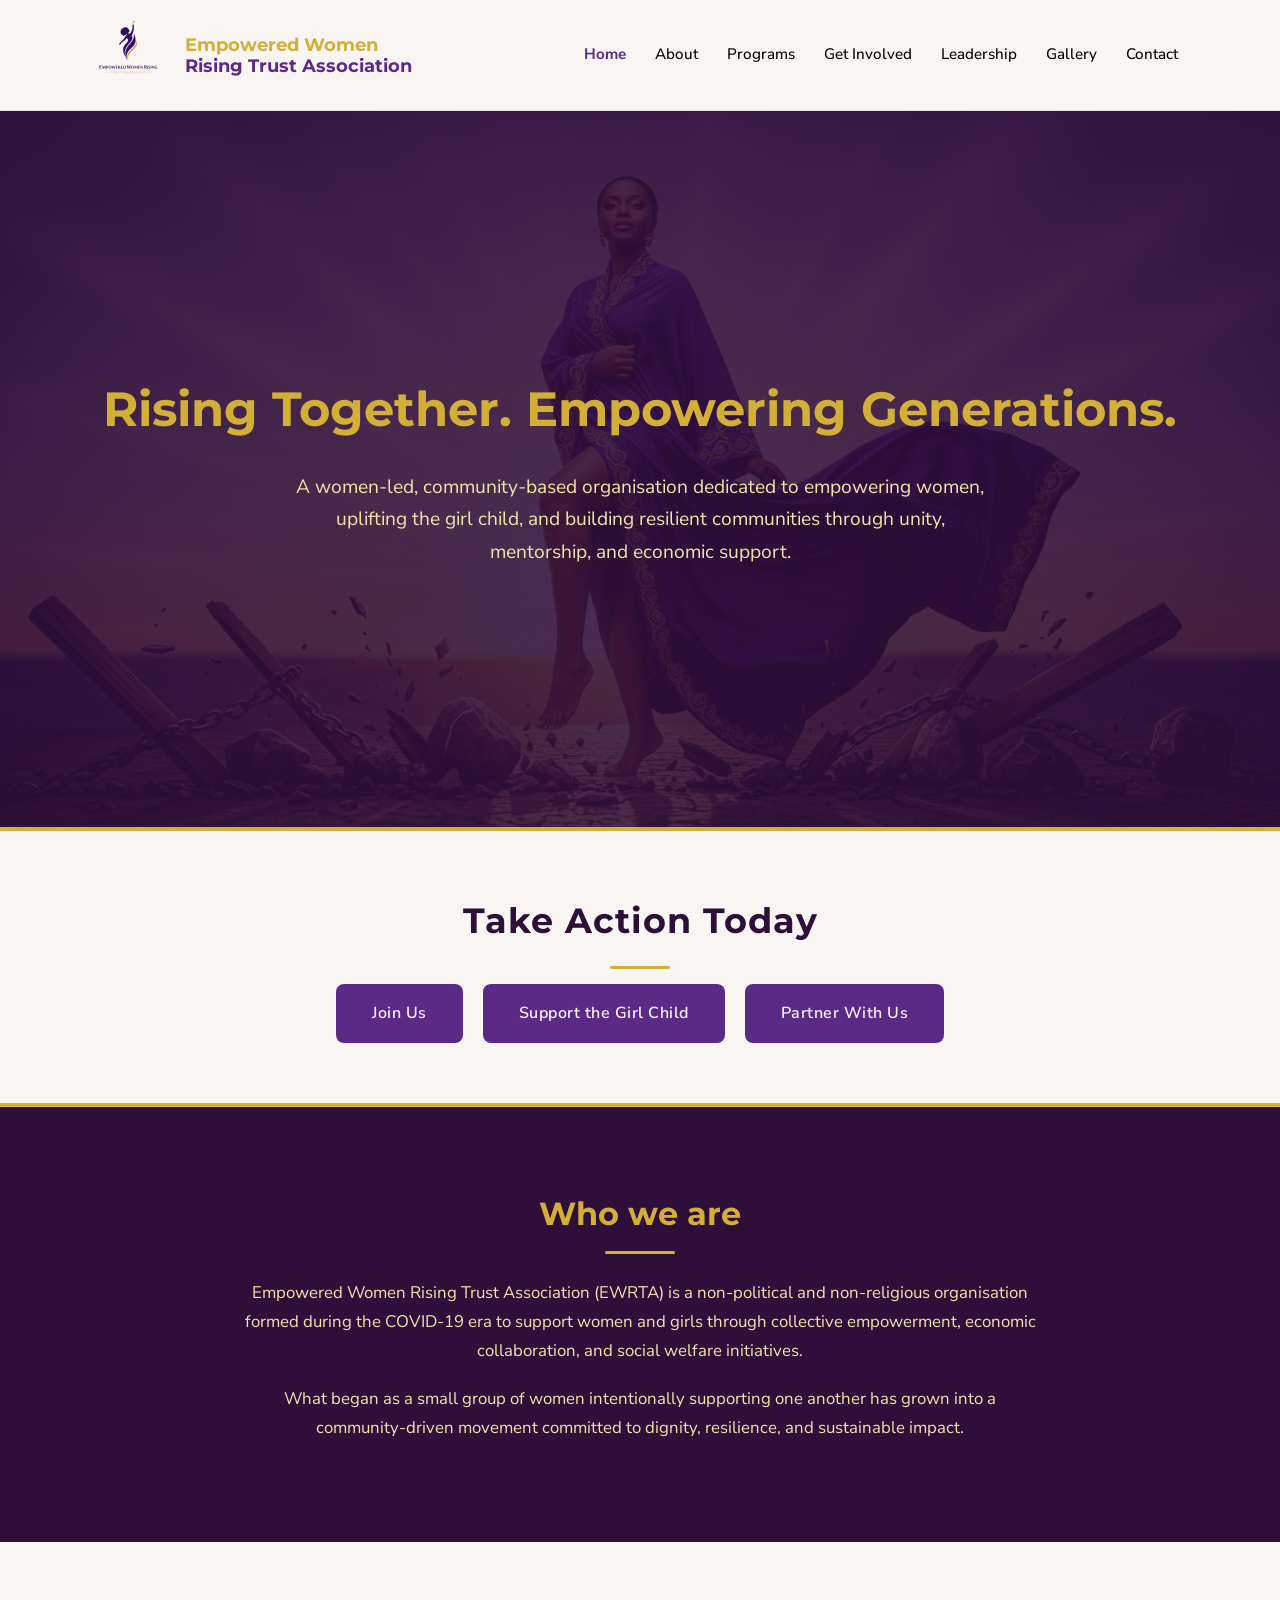
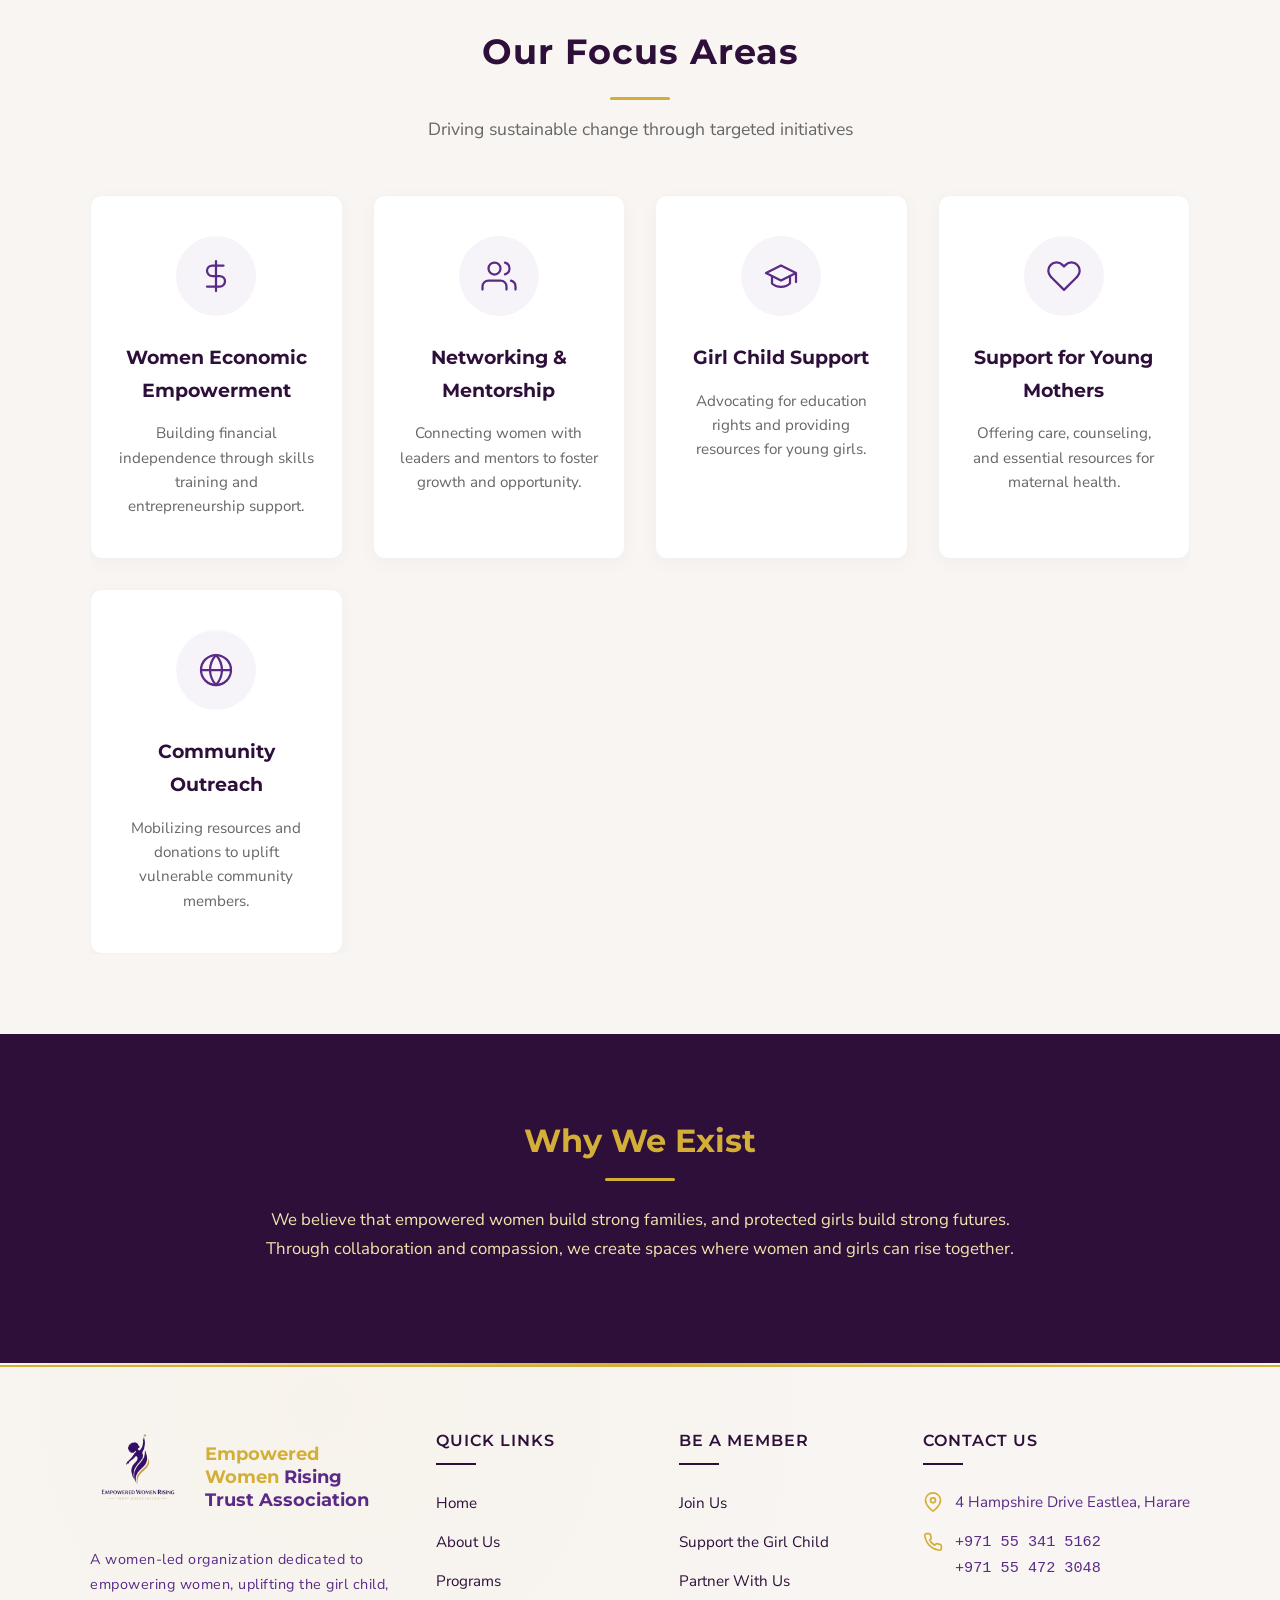
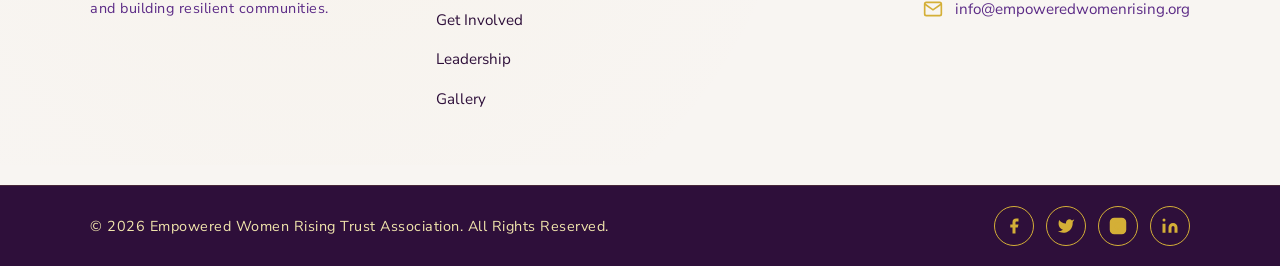
<file: index.html>
<!DOCTYPE html>
<html lang="en">
  <head>
    <meta charset="UTF-8" />
    <meta name="viewport" content="width=device-width, initial-scale=1.0" />
    <title>EWRTA | Home</title>
    <link rel="stylesheet" href="./css/style.css" />
    <link rel="preconnect" href="https://fonts.googleapis.com" />
    <link rel="preconnect" href="https://fonts.gstatic.com" crossorigin />
    <link
      href="https://fonts.googleapis.com/css2?family=Manrope:wght@200..800&family=Montserrat:ital,wght@0,100..900;1,100..900&family=Noto+Sans:ital,wght@0,100..900;1,100..900&family=Nunito+Sans:ital,opsz,wght@0,6..12,200..1000;1,6..12,200..1000&display=swap"
      rel="stylesheet"
    />
  </head>
  <body>
    <header>
      <div class="container">
        <div class="header-left">
          <img class="logo" src="./img/ewrta.png" alt="EWRTA Logo" />
          <div id="branding">
            <h1><span class="highlight">Empowered Women</span></h1>
            <h1>Rising Trust Association</h1>
          </div>
        </div>
        <input type="checkbox" id="nav-toggle" class="nav-toggle" />
        <label for="nav-toggle" class="menu-icon" aria-label="Toggle Menu">
          <span></span><span></span><span></span>
        </label>
        <nav>
          <ul>
            <li class="current"><a href="./index.html">Home</a></li>
            <li><a href="./about.html">About</a></li>
            <li><a href="./programs&initiatives.html">Programs</a></li>
            <li><a href="./get-involved.html">Get Involved</a></li>
            <li><a href="./leadership.html">Leadership</a></li>
            <li><a href="./gallery.html">Gallery</a></li>
            <li><a href="./contact.html">Contact</a></li>
          </ul>
        </nav>
      </div>
    </header>

    <section id="showcase">
      <div class="container">
        <h1>Rising Together. Empowering Generations.</h1>
        <p>
          A women-led, community-based organisation dedicated to empowering
          women, uplifting the girl child, and building resilient communities
          through unity, mentorship, and economic support.
        </p>
      </div>
    </section>

    <section id="cta-buttons">
      <div class="container">
        <h2 class="section-title">Take Action Today</h2>
        <div class="button-group">
          <a href="#" class="btn btn-purple">Join Us</a>
          <a href="#" class="btn btn-purple">Support the Girl Child</a>
          <a href="#" class="btn btn-purple">Partner With Us</a>
        </div>
      </div>
    </section>

    <section id="whoweare">
      <div class="container">
        <h3>Who we are</h3>
        <p>
          Empowered Women Rising Trust Association (EWRTA) is a non-political
          and non-religious organisation formed during the COVID-19 era to
          support women and girls through collective empowerment, economic
          collaboration, and social welfare initiatives.
        </p>
        <p>
          What began as a small group of women intentionally supporting one
          another has grown into a community-driven movement committed to
          dignity, resilience, and sustainable impact.
        </p>
      </div>
    </section>

    <section id="focus-areas" class="focus-section">
      <div class="container">
        <div class="section-header">
          <h3 class="section-title">Our Focus Areas</h3>
          <p class="section-subtitle">
            Driving sustainable change through targeted initiatives
          </p>
        </div>
        <div class="focus-grid">
          <article class="focus-card">
            <div class="focus-card__icon-box">
              <svg
                class="focus-card__icon"
                viewBox="0 0 24 24"
                fill="none"
                stroke="currentColor"
                stroke-width="1.5"
                stroke-linecap="round"
                stroke-linejoin="round"
              >
                <path
                  d="M12 2v20M17 5H9.5a3.5 3.5 0 0 0 0 7h5a3.5 3.5 0 0 1 0 7H6"
                />
              </svg>
            </div>
            <h4 class="focus-card__title">Women Economic Empowerment</h4>
            <p class="focus-card__text">
              Building financial independence through skills training and
              entrepreneurship support.
            </p>
          </article>
          <article class="focus-card">
            <div class="focus-card__icon-box">
              <svg
                class="focus-card__icon"
                viewBox="0 0 24 24"
                fill="none"
                stroke="currentColor"
                stroke-width="1.5"
                stroke-linecap="round"
                stroke-linejoin="round"
              >
                <path d="M17 21v-2a4 4 0 0 0-4-4H5a4 4 0 0 0-4 4v2" />
                <circle cx="9" cy="7" r="4" />
                <path d="M23 21v-2a4 4 0 0 0-3-3.87" />
                <path d="M16 3.13a4 4 0 0 1 0 7.75" />
              </svg>
            </div>
            <h4 class="focus-card__title">Networking & Mentorship</h4>
            <p class="focus-card__text">
              Connecting women with leaders and mentors to foster growth and
              opportunity.
            </p>
          </article>
          <article class="focus-card">
            <div class="focus-card__icon-box">
              <svg
                class="focus-card__icon"
                viewBox="0 0 24 24"
                fill="none"
                stroke="currentColor"
                stroke-width="1.5"
                stroke-linecap="round"
                stroke-linejoin="round"
              >
                <path d="M22 10v6M2 10l10-5 10 5-10 5z" />
                <path d="M6 12v5c3 3 9 3 12 0v-5" />
              </svg>
            </div>
            <h4 class="focus-card__title">Girl Child Support</h4>
            <p class="focus-card__text">
              Advocating for education rights and providing resources for young
              girls.
            </p>
          </article>
          <article class="focus-card">
            <div class="focus-card__icon-box">
              <svg
                class="focus-card__icon"
                viewBox="0 0 24 24"
                fill="none"
                stroke="currentColor"
                stroke-width="1.5"
                stroke-linecap="round"
                stroke-linejoin="round"
              >
                <path
                  d="M20.84 4.61a5.5 5.5 0 0 0-7.78 0L12 5.67l-1.06-1.06a5.5 5.5 0 0 0-7.78 7.78l1.06 1.06L12 21.23l7.78-7.78 1.06-1.06a5.5 5.5 0 0 0 0-7.78z"
                />
              </svg>
            </div>
            <h4 class="focus-card__title">Support for Young Mothers</h4>
            <p class="focus-card__text">
              Offering care, counseling, and essential resources for maternal
              health.
            </p>
          </article>
          <article class="focus-card">
            <div class="focus-card__icon-box">
              <svg
                class="focus-card__icon"
                viewBox="0 0 24 24"
                fill="none"
                stroke="currentColor"
                stroke-width="1.5"
                stroke-linecap="round"
                stroke-linejoin="round"
              >
                <circle cx="12" cy="12" r="10" />
                <line x1="2" y1="12" x2="22" y2="12" />
                <path
                  d="M12 2a15.3 15.3 0 0 1 4 10 15.3 15.3 0 0 1-4 10 15.3 15.3 0 0 1-4-10 15.3 15.3 0 0 1 4-10z"
                />
              </svg>
            </div>
            <h4 class="focus-card__title">Community Outreach</h4>
            <p class="focus-card__text">
              Mobilizing resources and donations to uplift vulnerable community
              members.
            </p>
          </article>
        </div>
      </div>
    </section>

    <section id="why-we-exist">
      <div class="container">
        <h3>Why We Exist</h3>
        <p>
          We believe that empowered women build strong families, and protected
          girls build strong futures. Through collaboration and compassion, we
          create spaces where women and girls can rise together.
        </p>
      </div>
    </section>

    <hr class="divider" />

    <footer class="site-footer">
      <div class="footer-top">
        <div class="container footer-grid">
          <!-- About Section -->
          <div class="footer-section footer-about">
            <div class="footer-branding">
              <img class="footer-logo" src="./img/ewrta.png" alt="EWRTA Logo" />
              <h3>
                <span class="emp">Empowered Women</span> Rising Trust
                Association
              </h3>
            </div>
            <p id="footer-description">
              A women-led organization dedicated to empowering women, uplifting
              the girl child, and building resilient communities.
            </p>
          </div>

          <!-- Quick Links -->
          <div class="footer-section">
            <h4 class="footer-heading">Quick Links</h4>
            <ul class="footer-links">
              <li class="current"><a href="./index.html">Home</a></li>
              <li><a href="./about.html">About Us</a></li>
              <li><a href="./programs&initiatives.html">Programs</a></li>
              <li><a href="./get-involved.html">Get Involved</a></li>
              <li><a href="./leadership.html">Leadership</a></li>
              <li><a href="#">Gallery</a></li>
            </ul>
          </div>

          <!-- Initiatives -->
          <div class="footer-section">
            <h4 class="footer-heading">Be A Member</h4>
            <ul class="footer-links">
              <li><a href="#">Join Us</a></li>
              <li><a href="#">Support the Girl Child</a></li>
              <li><a href="#">Partner With Us</a></li>
            </ul>
          </div>

          <!-- Contact Info -->
          <div class="footer-section">
            <h4 class="footer-heading">Contact Us</h4>
            <ul class="footer-contact">
              <li>
                <svg
                  class="contact-icon"
                  viewBox="0 0 24 24"
                  fill="none"
                  stroke="currentColor"
                  stroke-width="2"
                >
                  <path
                    d="M21 10c0 7-9 13-9 13s-9-6-9-13a9 9 0 0 1 18 0z"
                  ></path>
                  <circle cx="12" cy="10" r="3"></circle>
                </svg>
                <span>4 Hampshire Drive Eastlea, Harare</span>
              </li>
              <li>
                <svg
                  class="contact-icon"
                  viewBox="0 0 24 24"
                  fill="none"
                  stroke="currentColor"
                  stroke-width="2"
                >
                  <path
                    d="M22 16.92v3a2 2 0 0 1-2.18 2 19.79 19.79 0 0 1-8.63-3.07 19.5 19.5 0 0 1-6-6 19.79 19.79 0 0 1-3.07-8.67A2 2 0 0 1 4.11 2h3a2 2 0 0 1 2 1.72 12.84 12.84 0 0 0 .7 2.81 2 2 0 0 1-.45 2.11L8.09 9.91a16 16 0 0 0 6 6l1.27-1.27a2 2 0 0 1 2.11-.45 12.84 12.84 0 0 0 2.81.7A2 2 0 0 1 22 16.92z"
                  ></path>
                </svg>
                <span>
                  <pre>+971 55 341 5162</pre>
                  <pre>+971 55 472 3048</pre>
                </span>
              </li>
              <li>
                <svg
                  class="contact-icon"
                  viewBox="0 0 24 24"
                  fill="none"
                  stroke="currentColor"
                  stroke-width="2"
                >
                  <path
                    d="M4 4h16c1.1 0 2 .9 2 2v12c0 1.1-.9 2-2 2H4c-1.1 0-2-.9-2-2V6c0-1.1.9-2 2-2z"
                  ></path>
                  <polyline points="22,6 12,13 2,6"></polyline>
                </svg>
                <span>info@empoweredwomenrising.org</span>
              </li>
            </ul>
          </div>
        </div>
      </div>

      <div class="footer-bottom">
        <div class="container footer-bottom-content">
          <p class="copyright">
            © 2026 Empowered Women Rising Trust Association. All Rights
            Reserved.
          </p>
          <div class="footer-social">
            <a href="#" class="social-link" aria-label="Facebook">
              <svg viewBox="0 0 24 24" fill="currentColor">
                <path
                  d="M18 2h-3a5 5 0 0 0-5 5v3H7v4h3v8h4v-8h3l1-4h-4V7a1 1 0 0 1 1-1h3z"
                ></path>
              </svg>
            </a>
            <a href="#" class="social-link" aria-label="Twitter">
              <svg viewBox="0 0 24 24" fill="currentColor">
                <path
                  d="M23 3a10.9 10.9 0 0 1-3.14 1.53 4.48 4.48 0 0 0-7.86 3v1A10.66 10.66 0 0 1 3 4s-4 9 5 13a11.64 11.64 0 0 1-7 2c9 5 20 0 20-11.5a4.5 4.5 0 0 0-.08-.83A7.72 7.72 0 0 0 23 3z"
                ></path>
              </svg>
            </a>
            <a href="#" class="social-link" aria-label="Instagram">
              <svg
                viewBox="0 0 24 24"
                fill="none"
                stroke="currentColor"
                stroke-width="2"
              >
                <rect x="2" y="2" width="20" height="20" rx="5" ry="5"></rect>
                <path
                  d="M16 11.37A4 4 0 1 1 12.63 8 4 4 0 0 1 16 11.37z"
                ></path>
                <line x1="17.5" y1="6.5" x2="17.51" y2="6.5"></line>
              </svg>
            </a>
            <a href="#" class="social-link" aria-label="LinkedIn">
              <svg viewBox="0 0 24 24" fill="currentColor">
                <path
                  d="M16 8a6 6 0 0 1 6 6v7h-4v-7a2 2 0 0 0-2-2 2 2 0 0 0-2 2v7h-4v-7a6 6 0 0 1 6-6z"
                ></path>
                <rect x="2" y="9" width="4" height="12"></rect>
                <circle cx="4" cy="4" r="2"></circle>
              </svg>
            </a>
          </div>
        </div>
      </div>
    </footer>
  </body>
</html>
</file>
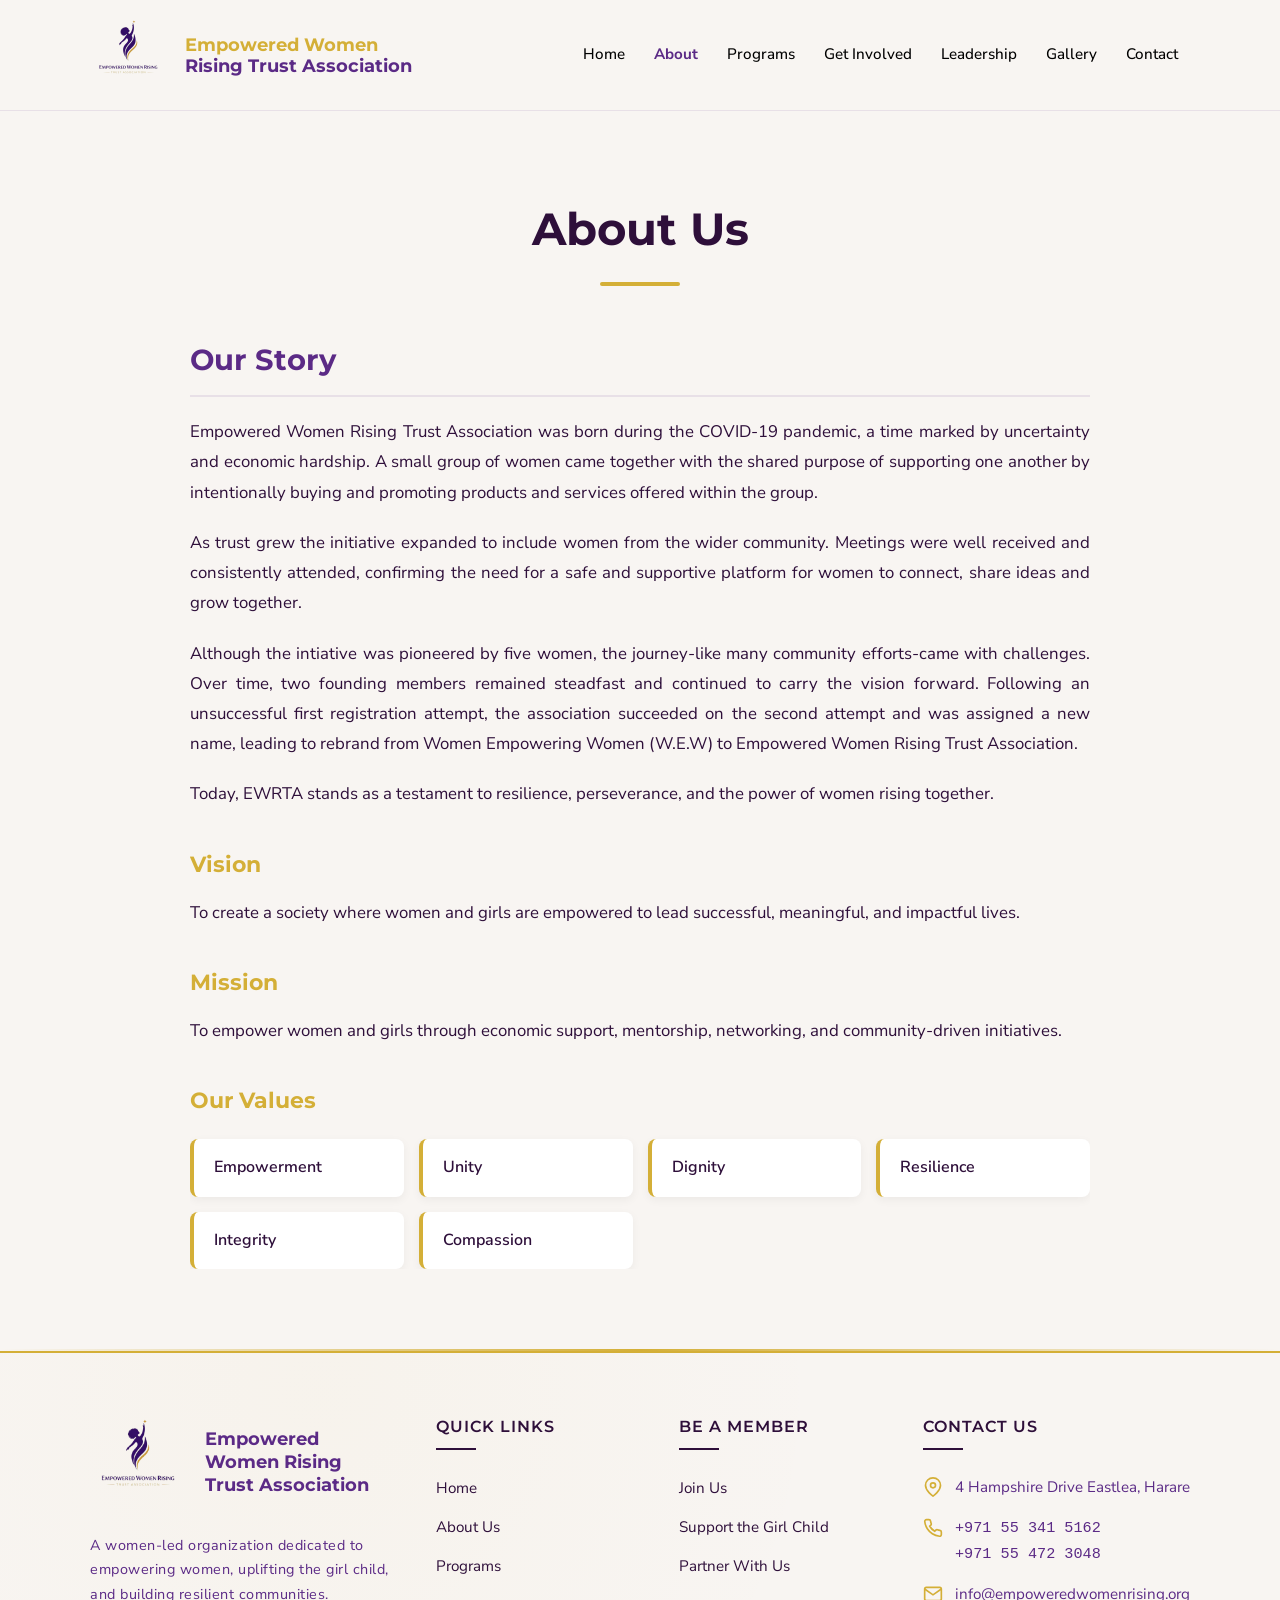
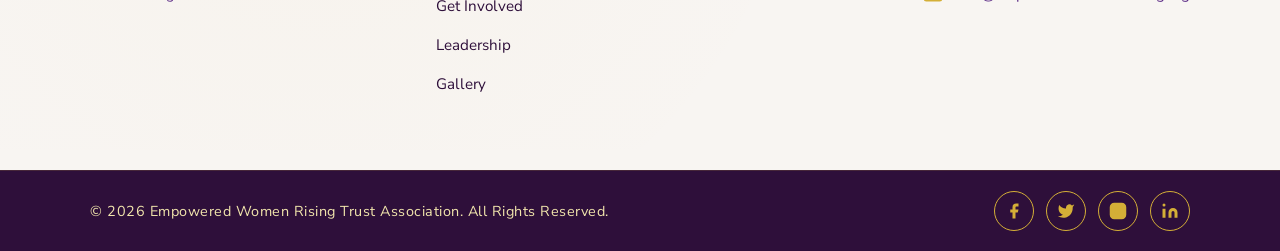
<file: about.html>
<!DOCTYPE html>
<html lang="en">
  <head>
    <meta charset="UTF-8" />
    <meta name="viewport" content="width=device-width, initial-scale=1.0" />
    <title>EWRTA | About</title>
    <link rel="stylesheet" href="./css/style.css" />
    <link rel="preconnect" href="https://fonts.googleapis.com" />
    <link rel="preconnect" href="https://fonts.gstatic.com" crossorigin />
    <link
      href="https://fonts.googleapis.com/css2?family=Manrope:wght@200..800&family=Montserrat:ital,wght@0,100..900;1,100..900&family=Noto+Sans:ital,wght@0,100..900;1,100..900&family=Nunito+Sans:ital,opsz,wght@0,6..12,200..1000;1,6..12,200..1000&display=swap"
      rel="stylesheet"
    />
  </head>
  <body>
    <header>
      <div class="container">
        <div class="header-left">
          <img class="logo" src="./img/ewrta.png" alt="EWRTA Logo" />
          <div id="branding">
            <h1><span class="highlight">Empowered Women</span></h1>
            <h1>Rising Trust Association</h1>
          </div>
        </div>
        <input type="checkbox" id="nav-toggle" class="nav-toggle" />
        <label for="nav-toggle" class="menu-icon" aria-label="Toggle Menu">
          <span></span><span></span><span></span>
        </label>
        <nav>
          <ul>
            <li><a href="./index.html">Home</a></li>
            <li class="current"><a href="./about.html">About</a></li>
            <li><a href="./programs&initiatives.html">Programs</a></li>
            <li><a href="./get-involved.html">Get Involved</a></li>
            <li><a href="./leadership.html">Leadership</a></li>
            <li><a href="#">Gallery</a></li>
            <li><a href="./contact.html">Contact</a></li>
          </ul>
        </nav>
      </div>
    </header>

    <section class="about-section">
      <div class="container">
        <h1>About Us</h1>

        <h2>Our Story</h2>
        <div class="paragraph">
          <p>
            Empowered Women Rising Trust Association was born during the
            COVID-19 pandemic, a time marked by uncertainty and economic
            hardship. A small group of women came together with the shared
            purpose of supporting one another by intentionally buying and
            promoting products and services offered within the group.
          </p>

          <p>
            As trust grew the initiative expanded to include women from the
            wider community. Meetings were well received and consistently
            attended, confirming the need for a safe and supportive platform for
            women to connect, share ideas and grow together.
          </p>
          <p>
            Although the intiative was pioneered by five women, the journey-like
            many community efforts-came with challenges. Over time, two founding
            members remained steadfast and continued to carry the vision
            forward. Following an unsuccessful first registration attempt, the
            association succeeded on the second attempt and was assigned a new
            name, leading to rebrand from Women Empowering Women (W.E.W) to
            Empowered Women Rising Trust Association.
          </p>
          <p>
            Today, EWRTA stands as a testament to resilience, perseverance, and
            the power of women rising together.
          </p>
        </div>
        <h3>Vision</h3>
        <div class="paragraph">
          <p>
            To create a society where women and girls are empowered to lead
            successful, meaningful, and impactful lives.
          </p>
        </div>
        <h3>Mission</h3>
        <div class="paragraph">
          <p>
            To empower women and girls through economic support, mentorship,
            networking, and community-driven initiatives.
          </p>
        </div>
        <h3>Our Values</h3>
        <ul>
          <li>Empowerment</li>
          <li>Unity</li>
          <li>Dignity</li>
          <li>Resilience</li>
          <li>Integrity</li>
          <li>Compassion</li>
        </ul>
      </div>
    </section>

    <hr class="divider" />

    <footer class="site-footer">
      <div class="footer-top">
        <div class="container footer-grid">
          <!-- About Section -->
          <div class="footer-section footer-about">
            <div class="footer-branding">
              <img class="footer-logo" src="./img/ewrta.png" alt="EWRTA Logo" />
              <h3>Empowered Women Rising Trust Association</h3>
            </div>
            <p id="footer-description">
              A women-led organization dedicated to empowering women, uplifting
              the girl child, and building resilient communities.
            </p>
          </div>

          <!-- Quick Links -->
          <div class="footer-section">
            <h4 class="footer-heading">Quick Links</h4>
            <ul class="footer-links">
              <li><a href="./index.html">Home</a></li>
              <li class="current"><a href="./about.html">About Us</a></li>
              <li><a href="./programs&initiatives.html">Programs</a></li>
              <li><a href="./get-involved.html">Get Involved</a></li>
              <li><a href="./leadership.html">Leadership</a></li>
              <li><a href="#">Gallery</a></li>
            </ul>
          </div>

          <!-- Initiatives -->
          <div class="footer-section">
            <h4 class="footer-heading">Be A Member</h4>
            <ul class="footer-links">
              <li><a href="#">Join Us</a></li>
              <li><a href="#">Support the Girl Child</a></li>
              <li><a href="#">Partner With Us</a></li>
            </ul>
          </div>

          <!-- Contact Info -->
          <div class="footer-section">
            <h4 class="footer-heading">Contact Us</h4>
            <ul class="footer-contact">
              <li>
                <svg
                  class="contact-icon"
                  viewBox="0 0 24 24"
                  fill="none"
                  stroke="currentColor"
                  stroke-width="2"
                >
                  <path
                    d="M21 10c0 7-9 13-9 13s-9-6-9-13a9 9 0 0 1 18 0z"
                  ></path>
                  <circle cx="12" cy="10" r="3"></circle>
                </svg>
                <span>4 Hampshire Drive Eastlea, Harare</span>
              </li>
              <li>
                <svg
                  class="contact-icon"
                  viewBox="0 0 24 24"
                  fill="none"
                  stroke="currentColor"
                  stroke-width="2"
                >
                  <path
                    d="M22 16.92v3a2 2 0 0 1-2.18 2 19.79 19.79 0 0 1-8.63-3.07 19.5 19.5 0 0 1-6-6 19.79 19.79 0 0 1-3.07-8.67A2 2 0 0 1 4.11 2h3a2 2 0 0 1 2 1.72 12.84 12.84 0 0 0 .7 2.81 2 2 0 0 1-.45 2.11L8.09 9.91a16 16 0 0 0 6 6l1.27-1.27a2 2 0 0 1 2.11-.45 12.84 12.84 0 0 0 2.81.7A2 2 0 0 1 22 16.92z"
                  ></path>
                </svg>
                <span>
                  <pre>+971 55 341 5162</pre>
                  <pre>+971 55 472 3048</pre>
                </span>
              </li>
              <li>
                <svg
                  class="contact-icon"
                  viewBox="0 0 24 24"
                  fill="none"
                  stroke="currentColor"
                  stroke-width="2"
                >
                  <path
                    d="M4 4h16c1.1 0 2 .9 2 2v12c0 1.1-.9 2-2 2H4c-1.1 0-2-.9-2-2V6c0-1.1.9-2 2-2z"
                  ></path>
                  <polyline points="22,6 12,13 2,6"></polyline>
                </svg>
                <span>info@empoweredwomenrising.org</span>
              </li>
            </ul>
          </div>
        </div>
      </div>

      <div class="footer-bottom">
        <div class="container footer-bottom-content">
          <p class="copyright">
            © 2026 Empowered Women Rising Trust Association. All Rights
            Reserved.
          </p>
          <div class="footer-social">
            <a href="#" class="social-link" aria-label="Facebook">
              <svg viewBox="0 0 24 24" fill="currentColor">
                <path
                  d="M18 2h-3a5 5 0 0 0-5 5v3H7v4h3v8h4v-8h3l1-4h-4V7a1 1 0 0 1 1-1h3z"
                ></path>
              </svg>
            </a>
            <a href="#" class="social-link" aria-label="Twitter">
              <svg viewBox="0 0 24 24" fill="currentColor">
                <path
                  d="M23 3a10.9 10.9 0 0 1-3.14 1.53 4.48 4.48 0 0 0-7.86 3v1A10.66 10.66 0 0 1 3 4s-4 9 5 13a11.64 11.64 0 0 1-7 2c9 5 20 0 20-11.5a4.5 4.5 0 0 0-.08-.83A7.72 7.72 0 0 0 23 3z"
                ></path>
              </svg>
            </a>
            <a href="#" class="social-link" aria-label="Instagram">
              <svg
                viewBox="0 0 24 24"
                fill="none"
                stroke="currentColor"
                stroke-width="2"
              >
                <rect x="2" y="2" width="20" height="20" rx="5" ry="5"></rect>
                <path
                  d="M16 11.37A4 4 0 1 1 12.63 8 4 4 0 0 1 16 11.37z"
                ></path>
                <line x1="17.5" y1="6.5" x2="17.51" y2="6.5"></line>
              </svg>
            </a>
            <a href="#" class="social-link" aria-label="LinkedIn">
              <svg viewBox="0 0 24 24" fill="currentColor">
                <path
                  d="M16 8a6 6 0 0 1 6 6v7h-4v-7a2 2 0 0 0-2-2 2 2 0 0 0-2 2v7h-4v-7a6 6 0 0 1 6-6z"
                ></path>
                <rect x="2" y="9" width="4" height="12"></rect>
                <circle cx="4" cy="4" r="2"></circle>
              </svg>
            </a>
          </div>
        </div>
      </div>
    </footer>
  </body>
</html>
</file>
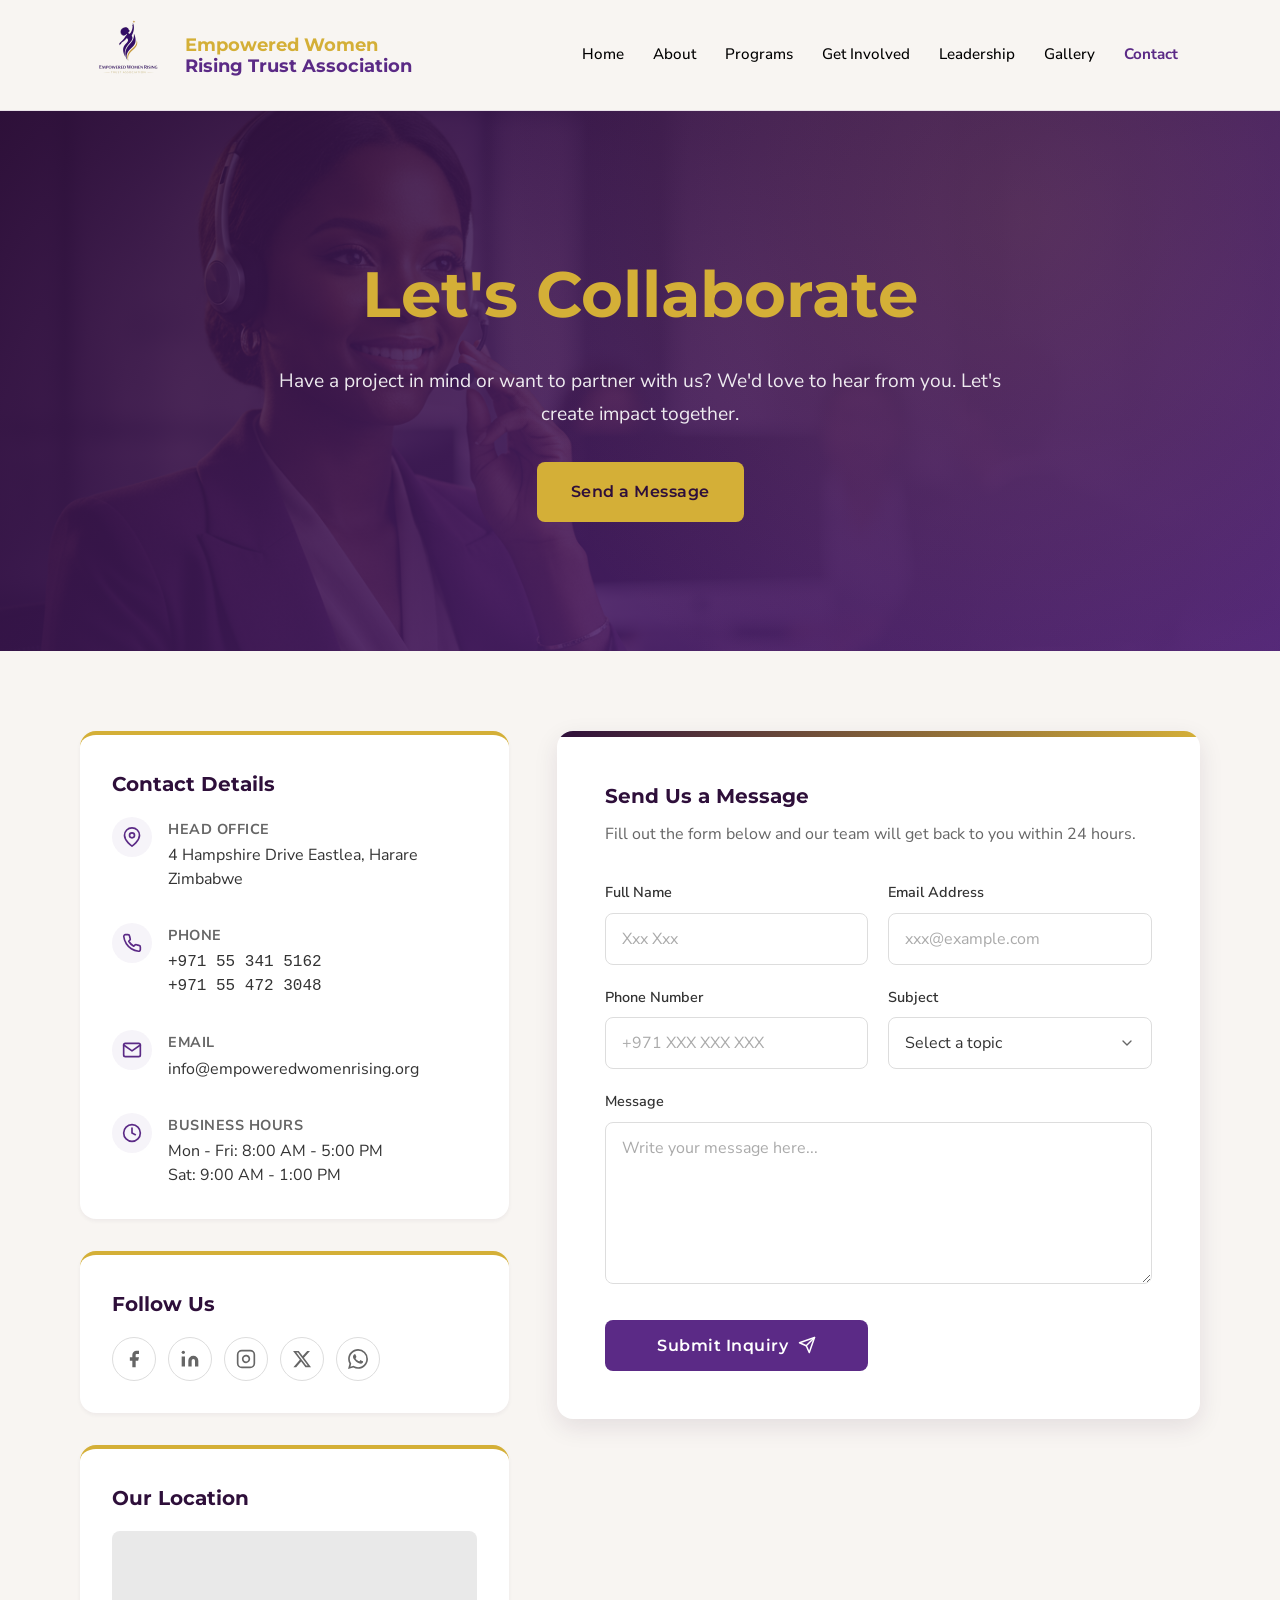
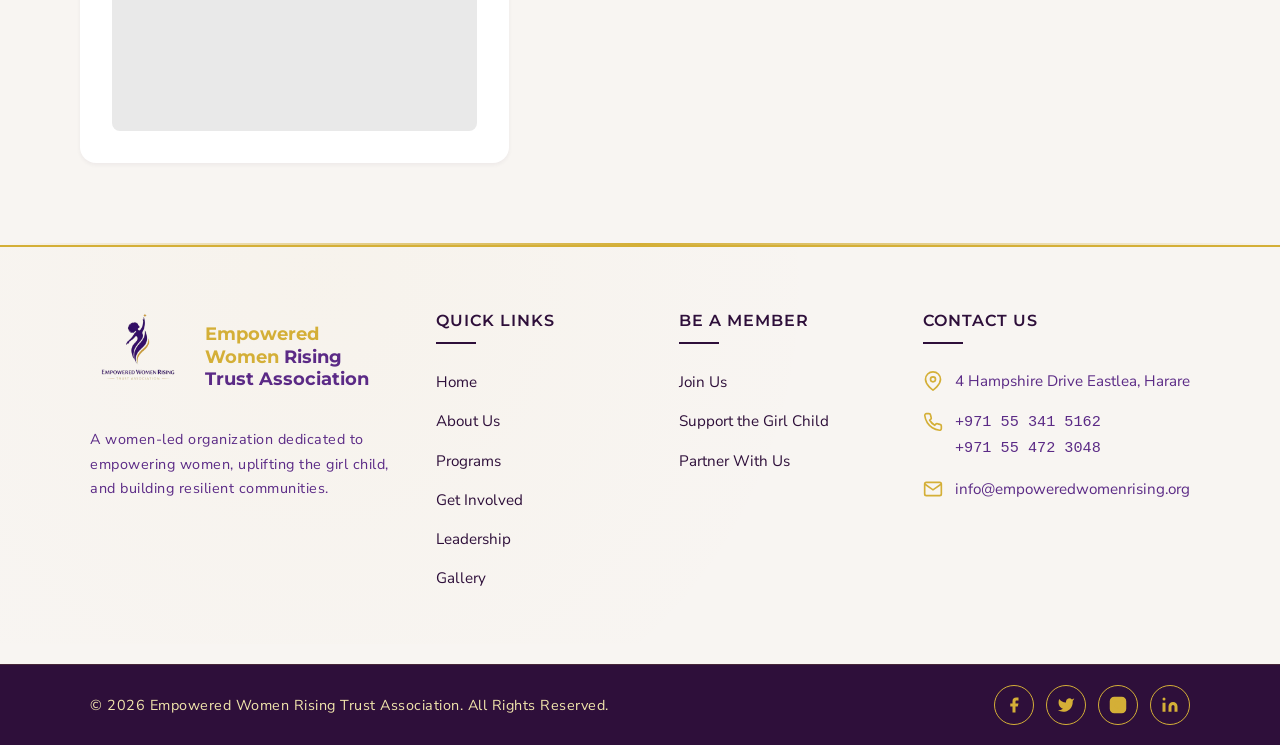
<file: contact.html>
<!DOCTYPE html>
<html lang="en">
  <head>
    <meta charset="UTF-8" />
    <meta name="viewport" content="width=device-width, initial-scale=1.0" />
    <meta
      name="description"
      content="Contact Empowered Women Rising Trust Association. Let's collaborate to empower women and uplift communities."
    />

    <title>EWRTA | Contact Us</title>

    <!-- Fonts -->
    <link rel="preconnect" href="https://fonts.googleapis.com" />
    <link rel="preconnect" href="https://fonts.gstatic.com" crossorigin />
    <link
      href="https://fonts.googleapis.com/css2?family=Manrope:wght@200..800&family=Montserrat:ital,wght@0,100..900;1,100..900&family=Noto+Sans:ital,wght@0,100..900;1,100..900&family=Nunito+Sans:ital,opsz,wght@0,6..12,200..1000;1,6..12,200..1000&display=swap"
      rel="stylesheet"
    />
    <link rel="stylesheet" href="./css/style.css" />

    <style>
      /* =============================================
         CONTACT PAGE STYLES
         Premium Corporate Design
         ============================================= */

      /* --- 1. CSS Variables & Setup --- */
      :root {
        --deep-purple: #2e0f3a;
        --rich-purple: #5b2a86;
        --gold: #d4af37;
        --soft-gold: #f1e5ac;
        --off-white: #f8f5f2;
        --text-dark: #333333;

        /* Typography */
        --font-heading: "Montserrat", sans-serif;
        --font-body: "Nunito Sans", sans-serif;

        /* Spacing */
        --space-xs: 0.5rem;
        --space-sm: 1rem;
        --space-md: 2rem;
        --space-lg: 3rem;
        --space-xl: 5rem;

        /* Effects */
        --radius: 8px;
        --radius-lg: 16px;
        --shadow-sm: 0 2px 4px rgba(46, 15, 58, 0.05);
        --shadow-md: 0 8px 24px rgba(46, 15, 58, 0.1);
        --shadow-lg: 0 15px 40px rgba(46, 15, 58, 0.15);
        --transition: 200ms ease-in-out;
      }

      *,
      *::before,
      *::after {
        box-sizing: border-box;
        margin: 0;
        padding: 0;
      }

      body {
        font-family: "Nunito Sans", sans-serif;
        font-weight: 400;
        background-color: var(--off-white);
        color: var(--text-dark);
        line-height: 1.7;
        -webkit-font-smoothing: antialiased;
      }

      /* --- 2. Utilities --- */
      .container-1 {
        width: 90%;
        max-width: 1200px;
        margin: 0 auto;
        padding: 0 var(--space-sm);
      }

      img {
        max-width: 100%;
        height: auto;
        display: block;
      }

      /* --- 3. Hero Section --- */
      .hero-section {
        background: linear-gradient(
            135deg,
            rgba(46, 15, 58, 0.88) 0%,
            rgba(91, 42, 134, 0.85) 100%
          ),
          url("./img/Generate_a_highresolution_ultrarealistic_hero_bann_b337b7e0be.jpeg")
            center/cover no-repeat;
        color: #fff;
        padding: var(--space-xl) 0;
        text-align: center;
        position: relative;
        overflow: hidden;
        min-height: 60vh;
        display: flex;
        align-items: center;
      }

      /* Decorative subtle pattern */
      .hero-section::before {
        content: "";
        position: absolute;
        top: 0;
        left: 0;
        right: 0;
        bottom: 0;
        background-image: radial-gradient(
          circle at 80% 20%,
          rgba(212, 175, 55, 0.12) 0%,
          transparent 50%
        );
        pointer-events: none;
      }

      .hero-content {
        position: relative;
        z-index: 1;
        max-width: 800px;
      }

      .hero-title {
        font-family: var(--font-heading);
        font-size: clamp(2.5rem, 5vw, 4rem);
        font-weight: 700;
        margin-bottom: var(--space-sm);
        color: var(--gold);
      }

      .hero-subtitle {
        font-size: 1.2rem;
        color: rgba(255, 255, 255, 0.9);
        margin-bottom: var(--space-md);
        line-height: 1.7;
      }

      /* --- 4. Buttons --- */
      .btn {
        display: inline-flex;
        align-items: center;
        justify-content: center;
        padding: 14px 32px;
        font-family: var(--font-heading);
        font-size: 1rem;
        font-weight: 600;
        text-decoration: none;
        border-radius: var(--radius);
        border: 2px solid transparent;
        cursor: pointer;
        transition: all var(--transition);
      }

      .btn-primary {
        background-color: var(--gold);
        color: var(--deep-purple);
      }

      .btn-primary:hover {
        background-color: var(--soft-gold);
        transform: translateY(-3px);
        box-shadow: 0 10px 20px rgba(0, 0, 0, 0.2);
      }

      .btn-submit {
        width: 100%;
        background-color: var(--rich-purple);
        color: white;
        padding: 16px 32px;
        border: none;
        margin-top: var(--space-sm);
      }

      .btn-submit svg {
        width: 18px;
        height: 18px;
        margin-left: 10px;
        transition: transform var(--transition);
      }

      .btn-submit:hover {
        background-color: var(--deep-purple);
      }

      .btn-submit:hover svg {
        transform: translateX(5px);
      }

      .btn:focus {
        outline: 3px solid var(--gold);
        outline-offset: 2px;
      }

      /* --- 5. Main Layout (Grid) --- */
      .main-grid {
        display: grid;
        grid-template-columns: 1fr;
        gap: var(--space-lg);
        padding-top: var(--space-xl);
        padding-bottom: var(--space-xl);
      }

      @media (min-width: 900px) {
        .main-grid {
          grid-template-columns: 1fr 1.5fr;
          align-items: start;
        }
      }

      /* --- 6. Contact Info Sidebar --- */
      .contact-info {
        display: flex;
        flex-direction: column;
        gap: var(--space-md);
      }

      .info-card,
      .social-card,
      .map-container {
        background: #fff;
        padding: var(--space-md);
        border-radius: var(--radius-lg);
        box-shadow: var(--shadow-sm);
        border-top: 4px solid var(--gold);
      }

      h2 {
        font-family: var(--font-heading);
        font-size: 1.25rem;
        color: var(--deep-purple);
        margin-bottom: var(--space-sm);
        font-weight: 700;
      }

      .info-list {
        list-style: none;
      }

      .info-list li {
        display: flex;
        align-items: flex-start;
        margin-bottom: var(--space-md);
      }

      .info-list li:last-child {
        margin-bottom: 0;
      }

      .info-icon {
        flex-shrink: 0;
        width: 40px;
        height: 40px;
        background-color: rgba(91, 42, 134, 0.05);
        border-radius: 50%;
        display: flex;
        align-items: center;
        justify-content: center;
        margin-right: var(--space-sm);
        color: var(--rich-purple);
      }

      .info-icon svg {
        width: 20px;
        height: 20px;
      }

      .info-list h3 {
        font-size: 0.9rem;
        text-transform: uppercase;
        color: #666;
        font-weight: 700;
        letter-spacing: 0.5px;
        margin-bottom: 2px;
      }

      .info-list p,
      .info-list a {
        color: var(--text-dark);
        text-decoration: none;
        font-size: 1rem;
        line-height: 1.5;
      }

      .info-list a:hover {
        color: var(--rich-purple);
      }

      /* Social Icons */
      .social-icons {
        display: flex;
        gap: 12px;
        flex-wrap: wrap;
      }

      .social-link1 {
        width: 44px;
        height: 44px;
        display: flex;
        align-items: center;
        justify-content: center;
        border: 1px solid #ddd;
        border-radius: 50%;
        color: #666;
        transition: all var(--transition);
      }

      .social-link1 svg {
        width: 20px;
        height: 20px;
      }

      .social-link1:hover {
        background-color: var(--rich-purple);
        border-color: var(--rich-purple);
        color: white;
        transform: translateY(-2px);
      }

      /* Map Placeholder */
      .map-placeholder {
        width: 100%;
        height: 200px;
        background-color: #e9e9e9;
        display: flex;
        align-items: center;
        justify-content: center;
        color: #999;
        border-radius: var(--radius);
        margin-top: var(--space-sm);
      }

      /* --- 7. Form Section --- */
      .form-section {
        background: #fff;
        padding: var(--space-lg);
        border-radius: var(--radius-lg);
        box-shadow: var(--shadow-md);
        position: relative;
        overflow: hidden;
      }

      .form-section::before {
        content: "";
        position: absolute;
        top: 0;
        left: 0;
        width: 100%;
        height: 6px;
        background: linear-gradient(90deg, var(--deep-purple), var(--gold));
      }

      .form-header {
        margin-bottom: var(--space-md);
      }

      .form-header h2 {
        margin-bottom: var(--space-xs);
      }

      .form-header p {
        color: #666;
      }

      /* Form Grid */
      .contact-form {
        display: grid;
        grid-template-columns: 1fr;
        gap: 20px;
      }

      @media (min-width: 600px) {
        .contact-form {
          grid-template-columns: 1fr 1fr;
        }
      }

      .form-row {
        display: contents;
      }

      .form-group {
        display: flex;
        flex-direction: column;
      }

      .form-group.full-width {
        grid-column: 1 / -1;
      }

      label {
        font-size: 0.9rem;
        font-weight: 600;
        color: var(--text-dark);
        margin-bottom: 8px;
      }

      input,
      select,
      textarea {
        font-family: var(--font-body);
        font-size: 1rem;
        padding: 14px 16px;
        border: 1px solid #ddd;
        border-radius: var(--radius);
        background-color: #fff;
        color: var(--text-dark);
        transition: border-color var(--transition), box-shadow var(--transition);
      }

      input:focus,
      select:focus,
      textarea:focus {
        outline: none;
        border-color: var(--gold);
        box-shadow: 0 0 0 3px rgba(212, 175, 55, 0.2);
      }

      input::placeholder,
      textarea::placeholder {
        color: #aaa;
      }

      select {
        appearance: none;
        background-image: url("data:image/svg+xml,%3Csvg xmlns='http://www.w3.org/2000/svg' width='24' height='24' viewBox='0 0 24 24' fill='none' stroke='%23666' stroke-width='2' stroke-linecap='round' stroke-linejoin='round'%3E%3Cpolyline points='6 9 12 15 18 9'%3E%3C/polyline%3E%3C/svg%3E");
        background-repeat: no-repeat;
        background-position: right 1rem center;
        background-size: 1rem;
      }

      textarea {
        resize: vertical;
        min-height: 120px;
      }
    </style>
  </head>
  <body>
    <!-- Hero Section -->

    <header>
      <div class="container">
        <div class="header-left">
          <img class="logo" src="./img/ewrta.png" alt="EWRTA Logo" />
          <div id="branding">
            <h1><span class="highlight">Empowered Women</span></h1>
            <h1>Rising Trust Association</h1>
          </div>
        </div>
        <input type="checkbox" id="nav-toggle" class="nav-toggle" />
        <label for="nav-toggle" class="menu-icon" aria-label="Toggle Menu">
          <span></span><span></span><span></span>
        </label>
        <nav>
          <ul>
            <li><a href="./index.html">Home</a></li>
            <li><a href="./about.html">About</a></li>
            <li><a href="./programs&initiatives.html">Programs</a></li>
            <li><a href="./get-involved.html">Get Involved</a></li>
            <li><a href="./leadership.html">Leadership</a></li>
            <li><a href="#">Gallery</a></li>
            <li class="current"><a href="./contact.html">Contact</a></li>
          </ul>
        </nav>
      </div>
    </header>

    <section class="hero-section">
      <div class="container-1 hero-content">
        <h1 class="hero-title">Let's Collaborate</h1>
        <p class="hero-subtitle">
          Have a project in mind or want to partner with us? We'd love to hear
          from you. Let's create impact together.
        </p>
        <a href="#contact-form" class="btn btn-primary">Send a Message</a>
      </div>
    </section>

    <main>
      <div class="container-1 main-grid">
        <!-- Left Column: Info & Map -->
        <aside class="contact-info">
          <!-- Contact Details -->
          <section class="info-card">
            <h2>Contact Details</h2>
            <ul class="info-list">
              <li>
                <div class="info-icon">
                  <svg
                    viewBox="0 0 24 24"
                    fill="none"
                    stroke="currentColor"
                    stroke-width="2"
                    stroke-linecap="round"
                    stroke-linejoin="round"
                  >
                    <path
                      d="M21 10c0 7-9 13-9 13s-9-6-9-13a9 9 0 0 1 18 0z"
                    ></path>
                    <circle cx="12" cy="10" r="3"></circle>
                  </svg>
                </div>
                <div>
                  <h3>Head Office</h3>
                  <p>4 Hampshire Drive Eastlea, Harare<br />Zimbabwe</p>
                </div>
              </li>
              <li>
                <div class="info-icon">
                  <svg
                    viewBox="0 0 24 24"
                    fill="none"
                    stroke="currentColor"
                    stroke-width="2"
                    stroke-linecap="round"
                    stroke-linejoin="round"
                  >
                    <path
                      d="M22 16.92v3a2 2 0 0 1-2.18 2 19.79 19.79 0 0 1-8.63-3.07 19.5 19.5 0 0 1-6-6 19.79 19.79 0 0 1-3.07-8.67A2 2 0 0 1 4.11 2h3a2 2 0 0 1 2 1.72 12.84 12.84 0 0 0 .7 2.81 2 2 0 0 1-.45 2.11L8.09 9.91a16 16 0 0 0 6 6l1.27-1.27a2 2 0 0 1 2.11-.45 12.84 12.84 0 0 0 2.81.7A2 2 0 0 1 22 16.92z"
                    ></path>
                  </svg>
                </div>
                <div>
                  <h3>Phone</h3>
                  <p>
                    <a href="tel:+263123456789">
                      <pre>+971 55 341 5162</pre>
                      <pre>+971 55 472 3048</pre>
                    </a>
                  </p>
                </div>
              </li>
              <li>
                <div class="info-icon">
                  <svg
                    viewBox="0 0 24 24"
                    fill="none"
                    stroke="currentColor"
                    stroke-width="2"
                    stroke-linecap="round"
                    stroke-linejoin="round"
                  >
                    <path
                      d="M4 4h16c1.1 0 2 .9 2 2v12c0 1.1-.9 2-2 2H4c-1.1 0-2-.9-2-2V6c0-1.1.9-2 2-2z"
                    ></path>
                    <polyline points="22,6 12,13 2,6"></polyline>
                  </svg>
                </div>
                <div>
                  <h3>Email</h3>
                  <p>
                    <a href="mailto:info@ewrta.org"
                      >info@empoweredwomenrising.org</a
                    >
                  </p>
                </div>
              </li>
              <li>
                <div class="info-icon">
                  <svg
                    viewBox="0 0 24 24"
                    fill="none"
                    stroke="currentColor"
                    stroke-width="2"
                    stroke-linecap="round"
                    stroke-linejoin="round"
                  >
                    <circle cx="12" cy="12" r="10"></circle>
                    <polyline points="12 6 12 12 16 14"></polyline>
                  </svg>
                </div>
                <div>
                  <h3>Business Hours</h3>
                  <p>
                    Mon - Fri: 8:00 AM - 5:00 PM<br />Sat: 9:00 AM - 1:00 PM
                  </p>
                </div>
              </li>
            </ul>
          </section>

          <!-- Social Media -->
          <section class="social-card">
            <h2>Follow Us</h2>
            <div class="social-icons">
              <a href="#" aria-label="Facebook" class="social-link1">
                <svg viewBox="0 0 24 24" fill="currentColor">
                  <path
                    d="M18 2h-3a5 5 0 0 0-5 5v3H7v4h3v8h4v-8h3l1-4h-4V7a1 1 0 0 1 1-1h3z"
                  />
                </svg>
              </a>
              <a href="#" aria-label="LinkedIn" class="social-link1">
                <svg viewBox="0 0 24 24" fill="currentColor">
                  <path
                    d="M16 8a6 6 0 0 1 6 6v7h-4v-7a2 2 0 0 0-2-2 2 2 0 0 0-2 2v7h-4v-7a6 6 0 0 1 6-6z"
                  />
                  <rect x="2" y="9" width="4" height="12" />
                  <circle cx="4" cy="4" r="2" />
                </svg>
              </a>
              <a href="#" aria-label="Instagram" class="social-link1">
                <svg
                  viewBox="0 0 24 24"
                  fill="none"
                  stroke="currentColor"
                  stroke-width="2"
                >
                  <rect x="2" y="2" width="20" height="20" rx="5" ry="5" />
                  <path d="M16 11.37A4 4 0 1 1 12.63 8 4 4 0 0 1 16 11.37z" />
                  <line x1="17.5" y1="6.5" x2="17.51" y2="6.5" />
                </svg>
              </a>
              <a href="#" aria-label="X Twitter" class="social-link1">
                <svg viewBox="0 0 24 24" fill="currentColor">
                  <path
                    d="M18.244 2.25h3.308l-7.227 8.26 8.502 11.24H16.17l-5.214-6.817L4.99 21.75H1.68l7.73-8.835L1.254 2.25H8.08l4.713 6.231zm-1.161 17.52h1.833L7.084 4.126H5.117z"
                  />
                </svg>
              </a>
              <a href="#" aria-label="WhatsApp" class="social-link1">
                <svg viewBox="0 0 24 24" fill="currentColor">
                  <path
                    d="M17.472 14.382c-.297-.149-1.758-.867-2.03-.967-.273-.099-.471-.148-.67.15-.197.297-.767.966-.94 1.164-.173.199-.347.223-.644.075-.297-.15-1.255-.463-2.39-1.475-.883-.788-1.48-1.761-1.653-2.059-.173-.297-.018-.458.13-.606.134-.133.298-.347.446-.52.149-.174.198-.298.298-.497.099-.198.05-.371-.025-.52-.075-.149-.669-1.612-.916-2.207-.242-.579-.487-.5-.669-.51-.173-.008-.371-.01-.57-.01-.198 0-.52.074-.792.372-.272.297-1.04 1.016-1.04 2.479 0 1.462 1.065 2.875 1.213 3.074.149.198 2.096 3.2 5.077 4.487.709.306 1.262.489 1.694.625.712.227 1.36.195 1.871.118.571-.085 1.758-.719 2.006-1.413.248-.694.248-1.289.173-1.413-.074-.124-.272-.198-.57-.347m-5.421 7.403h-.004a9.87 9.87 0 01-5.031-1.378l-.361-.214-3.741.982.998-3.648-.235-.374a9.86 9.86 0 01-1.51-5.26c.001-5.45 4.436-9.884 9.888-9.884 2.64 0 5.122 1.03 6.988 2.898a9.825 9.825 0 012.893 6.994c-.003 5.45-4.437 9.884-9.885 9.884m8.413-18.297A11.815 11.815 0 0012.05 0C5.495 0 .16 5.335.157 11.892c0 2.096.547 4.142 1.588 5.945L.057 24l6.305-1.654a11.882 11.882 0 005.683 1.448h.005c6.554 0 11.89-5.335 11.893-11.893a11.821 11.821 0 00-3.48-8.413z"
                  />
                </svg>
              </a>
            </div>
          </section>

          <!-- Map Placeholder -->
          <section class="map-container">
            <h2>Our Location</h2>
            <div class="map-placeholder">
              <iframe
                src="https://www.google.com/maps/embed?pb=!1m18!1m12!1m3!1d1932.4012568565777!2d31.067921619584283!3d-17.819522023634274!2m3!1f0!2f0!3f0!3m2!1i1024!2i768!4f13.1!3m3!1m2!1s0x1931a4d7c6a3ce35%3A0x6d0fdbcb7d4e0f86!2s3%20Hampshire%2C%20Harare!5e0!3m2!1sen!2szw!4v1772180895465!5m2!1sen!2szw"
                width="100%"
                height="200px"
                style="border: 0"
                allowfullscreen=""
                loading="lazy"
                referrerpolicy="no-referrer-when-downgrade"
              ></iframe>
            </div>
          </section>
        </aside>

        <!-- Right Column: Form -->
        <section id="contact-form" class="form-section">
          <div class="form-header">
            <h2>Send Us a Message</h2>
            <p>
              Fill out the form below and our team will get back to you within
              24 hours.
            </p>
          </div>

          <form action="#" method="POST" class="contact-form">
            <div class="form-row">
              <div class="form-group">
                <label for="fullname">Full Name</label>
                <input
                  type="text"
                  id="fullname"
                  name="fullname"
                  placeholder="Xxx Xxx"
                  required
                />
              </div>

              <div class="form-group">
                <label for="email">Email Address</label>
                <input
                  type="email"
                  id="email"
                  name="email"
                  placeholder="xxx@example.com"
                  required
                />
              </div>
            </div>

            <div class="form-row">
              <div class="form-group">
                <label for="phone">Phone Number</label>
                <input
                  type="tel"
                  id="phone"
                  name="phone"
                  placeholder="+971 XXX XXX XXX"
                />
              </div>

              <div class="form-group">
                <label for="subject">Subject</label>
                <select id="subject" name="subject" required>
                  <option value="" disabled selected>Select a topic</option>
                  <option value="partnership">Partnership Inquiry</option>
                  <option value="donation">Donations</option>
                  <option value="volunteer">Volunteering</option>
                  <option value="general">General Question</option>
                </select>
              </div>
            </div>

            <div class="form-group full-width">
              <label for="message">Message</label>
              <textarea
                id="message"
                name="message"
                rows="6"
                placeholder="Write your message here..."
                required
              ></textarea>
            </div>

            <button type="submit" class="btn btn-submit">
              <span>Submit Inquiry</span>
              <svg
                viewBox="0 0 24 24"
                fill="none"
                stroke="currentColor"
                stroke-width="2"
                stroke-linecap="round"
                stroke-linejoin="round"
              >
                <line x1="22" y1="2" x2="11" y2="13"></line>
                <polygon points="22 2 15 22 11 13 2 9 22 2"></polygon>
              </svg>
            </button>
          </form>
        </section>
      </div>
    </main>

    <hr class="divider" />

    <footer class="site-footer">
      <div class="footer-top">
        <div class="container footer-grid">
          <!-- About Section -->
          <div class="footer-section footer-about">
            <div class="footer-branding">
              <img class="footer-logo" src="./img/ewrta.png" alt="EWRTA Logo" />
              <h3>
                <span class="emp">Empowered Women</span> Rising Trust
                Association
              </h3>
            </div>
            <p id="footer-description">
              A women-led organization dedicated to empowering women, uplifting
              the girl child, and building resilient communities.
            </p>
          </div>

          <!-- Quick Links -->
          <div class="footer-section">
            <h4 class="footer-heading">Quick Links</h4>
            <ul class="footer-links">
              <li><a href="./index.html">Home</a></li>
              <li><a href="./about.html">About Us</a></li>
              <li><a href="./programs&initiatives.html">Programs</a></li>
              <li><a href="./get-involved.html">Get Involved</a></li>
              <li><a href="./leadership.html">Leadership</a></li>
              <li><a href="#">Gallery</a></li>
            </ul>
          </div>

          <!-- Initiatives -->
          <div class="footer-section">
            <h4 class="footer-heading">Be A Member</h4>
            <ul class="footer-links">
              <li><a href="#">Join Us</a></li>
              <li><a href="#">Support the Girl Child</a></li>
              <li><a href="#">Partner With Us</a></li>
            </ul>
          </div>

          <!-- Contact Info -->
          <div class="footer-section">
            <h4 class="footer-heading">Contact Us</h4>
            <ul class="footer-contact">
              <li>
                <svg
                  class="contact-icon"
                  viewBox="0 0 24 24"
                  fill="none"
                  stroke="currentColor"
                  stroke-width="2"
                >
                  <path
                    d="M21 10c0 7-9 13-9 13s-9-6-9-13a9 9 0 0 1 18 0z"
                  ></path>
                  <circle cx="12" cy="10" r="3"></circle>
                </svg>
                <span> 4 Hampshire Drive Eastlea, Harare </span>
              </li>
              <li>
                <svg
                  class="contact-icon"
                  viewBox="0 0 24 24"
                  fill="none"
                  stroke="currentColor"
                  stroke-width="2"
                >
                  <path
                    d="M22 16.92v3a2 2 0 0 1-2.18 2 19.79 19.79 0 0 1-8.63-3.07 19.5 19.5 0 0 1-6-6 19.79 19.79 0 0 1-3.07-8.67A2 2 0 0 1 4.11 2h3a2 2 0 0 1 2 1.72 12.84 12.84 0 0 0 .7 2.81 2 2 0 0 1-.45 2.11L8.09 9.91a16 16 0 0 0 6 6l1.27-1.27a2 2 0 0 1 2.11-.45 12.84 12.84 0 0 0 2.81.7A2 2 0 0 1 22 16.92z"
                  ></path>
                </svg>
                <span>
                  <pre>+971 55 341 5162</pre>
                  <pre>+971 55 472 3048</pre>
                </span>
              </li>
              <li>
                <svg
                  class="contact-icon"
                  viewBox="0 0 24 24"
                  fill="none"
                  stroke="currentColor"
                  stroke-width="2"
                >
                  <path
                    d="M4 4h16c1.1 0 2 .9 2 2v12c0 1.1-.9 2-2 2H4c-1.1 0-2-.9-2-2V6c0-1.1.9-2 2-2z"
                  ></path>
                  <polyline points="22,6 12,13 2,6"></polyline>
                </svg>
                <span>info@empoweredwomenrising.org</span>
              </li>
            </ul>
          </div>
        </div>
      </div>

      <div class="footer-bottom">
        <div class="container footer-bottom-content">
          <p class="copyright">
            © 2026 Empowered Women Rising Trust Association. All Rights
            Reserved.
          </p>
          <div class="footer-social">
            <a href="#" class="social-link" aria-label="Facebook">
              <svg viewBox="0 0 24 24" fill="currentColor">
                <path
                  d="M18 2h-3a5 5 0 0 0-5 5v3H7v4h3v8h4v-8h3l1-4h-4V7a1 1 0 0 1 1-1h3z"
                ></path>
              </svg>
            </a>
            <a href="#" class="social-link" aria-label="Twitter">
              <svg viewBox="0 0 24 24" fill="currentColor">
                <path
                  d="M23 3a10.9 10.9 0 0 1-3.14 1.53 4.48 4.48 0 0 0-7.86 3v1A10.66 10.66 0 0 1 3 4s-4 9 5 13a11.64 11.64 0 0 1-7 2c9 5 20 0 20-11.5a4.5 4.5 0 0 0-.08-.83A7.72 7.72 0 0 0 23 3z"
                ></path>
              </svg>
            </a>
            <a href="#" class="social-link" aria-label="Instagram">
              <svg
                viewBox="0 0 24 24"
                fill="none"
                stroke="currentColor"
                stroke-width="2"
              >
                <rect x="2" y="2" width="20" height="20" rx="5" ry="5"></rect>
                <path
                  d="M16 11.37A4 4 0 1 1 12.63 8 4 4 0 0 1 16 11.37z"
                ></path>
                <line x1="17.5" y1="6.5" x2="17.51" y2="6.5"></line>
              </svg>
            </a>
            <a href="#" class="social-link" aria-label="LinkedIn">
              <svg viewBox="0 0 24 24" fill="currentColor">
                <path
                  d="M16 8a6 6 0 0 1 6 6v7h-4v-7a2 2 0 0 0-2-2 2 2 0 0 0-2 2v7h-4v-7a6 6 0 0 1 6-6z"
                ></path>
                <rect x="2" y="9" width="4" height="12"></rect>
                <circle cx="4" cy="4" r="2"></circle>
              </svg>
            </a>
          </div>
        </div>
      </div>
    </footer>
  </body>
</html>
</file>
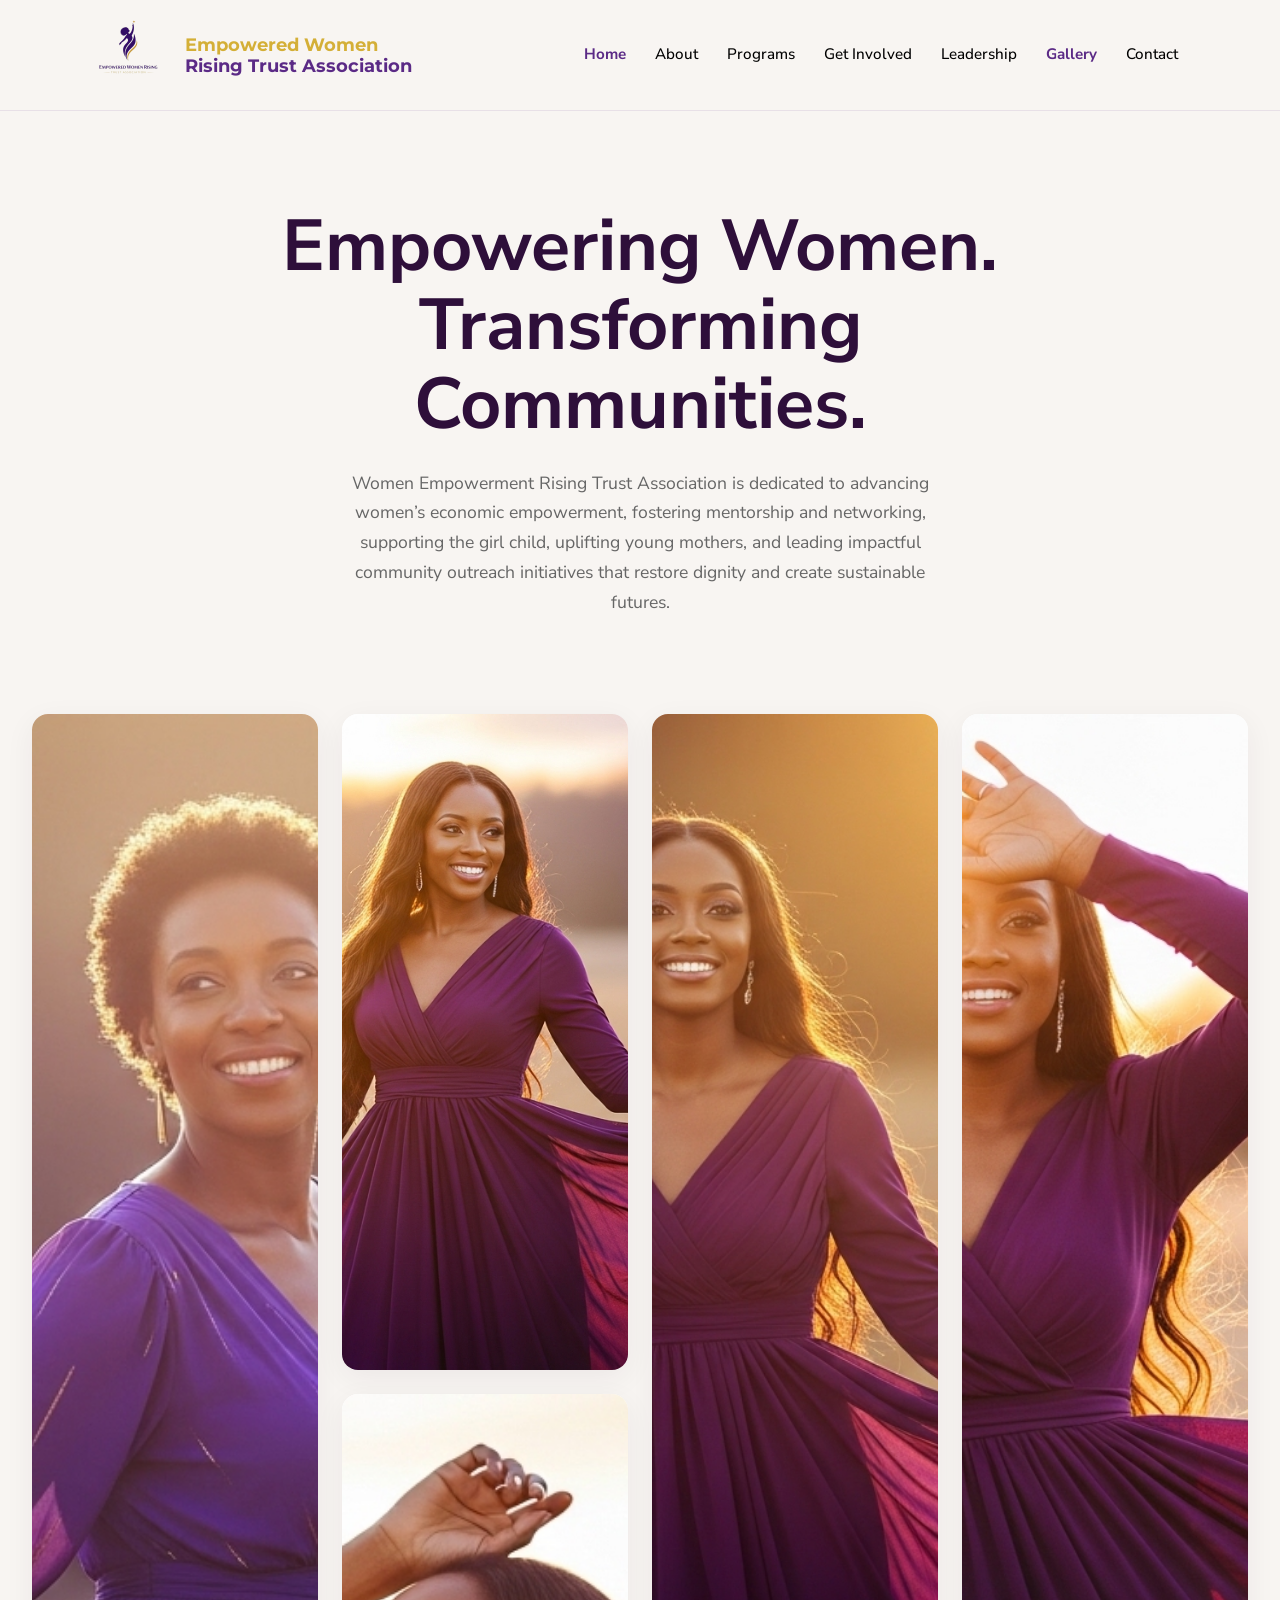
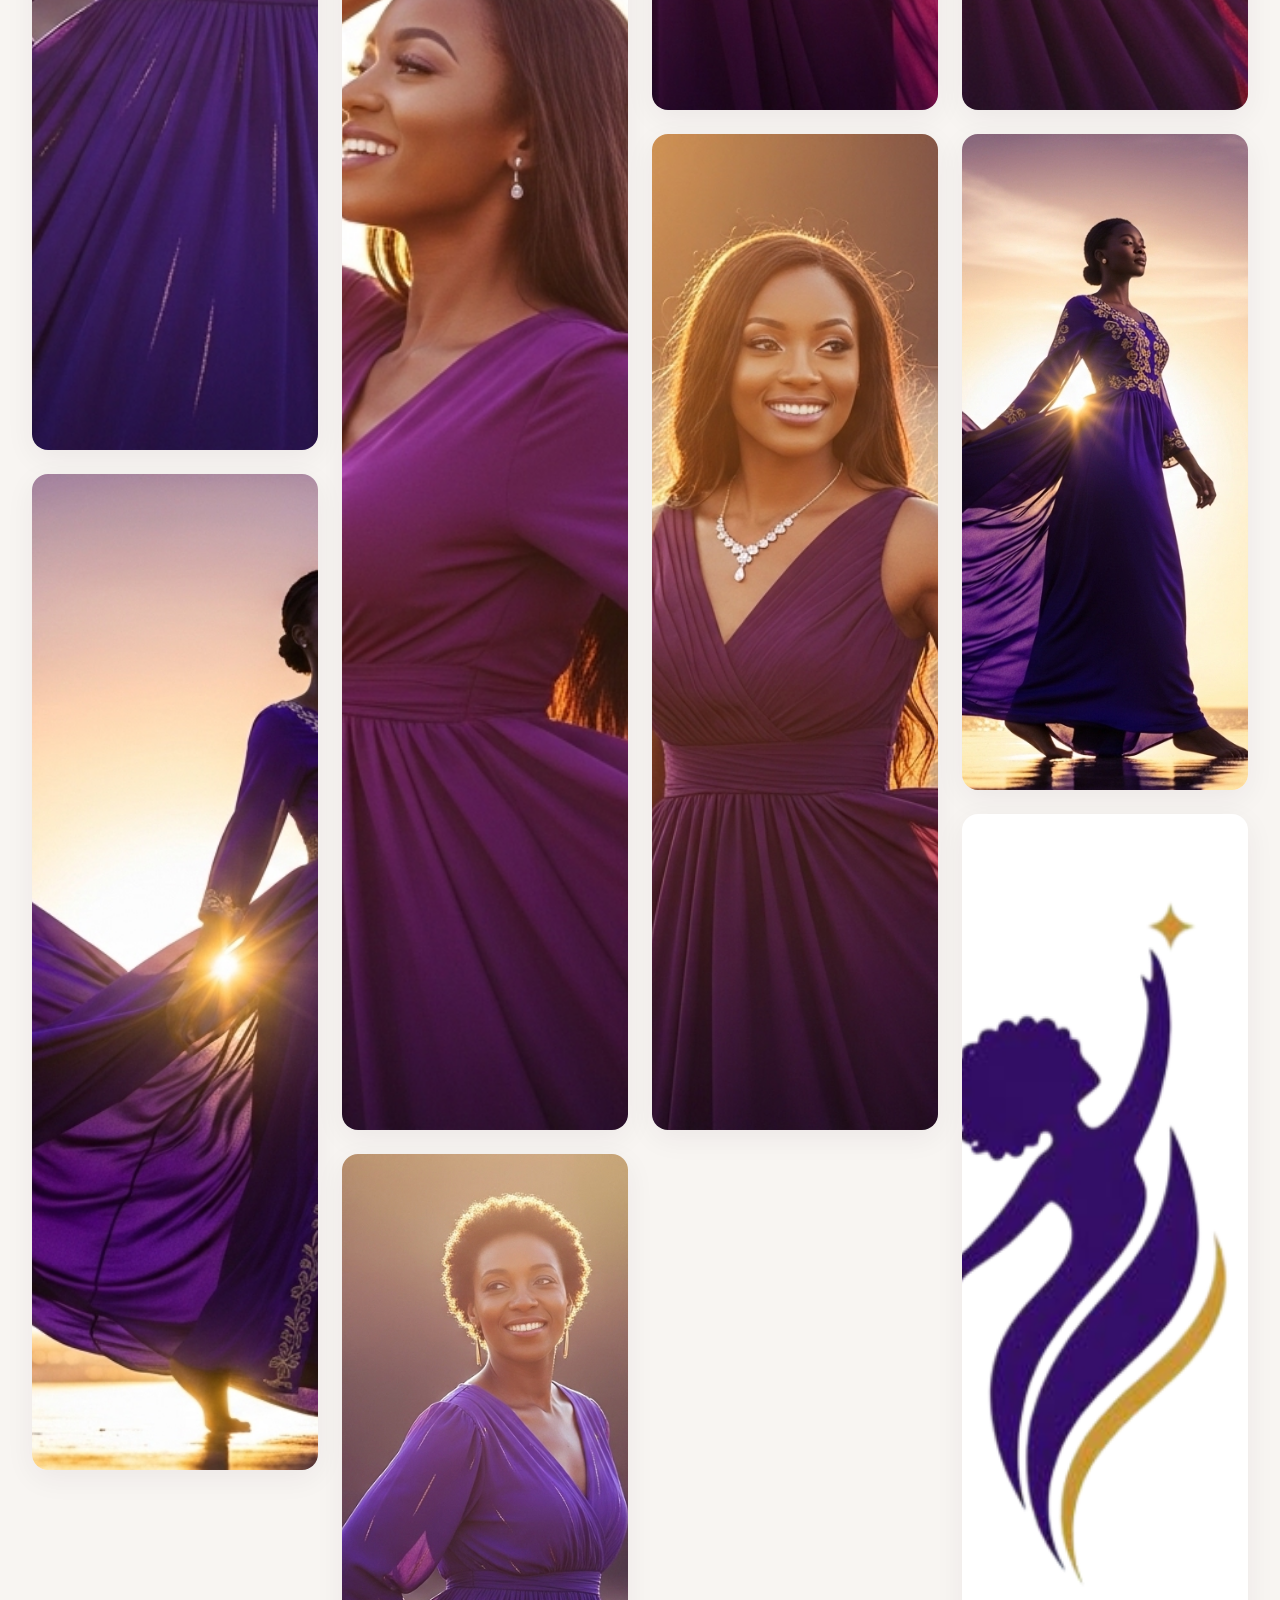
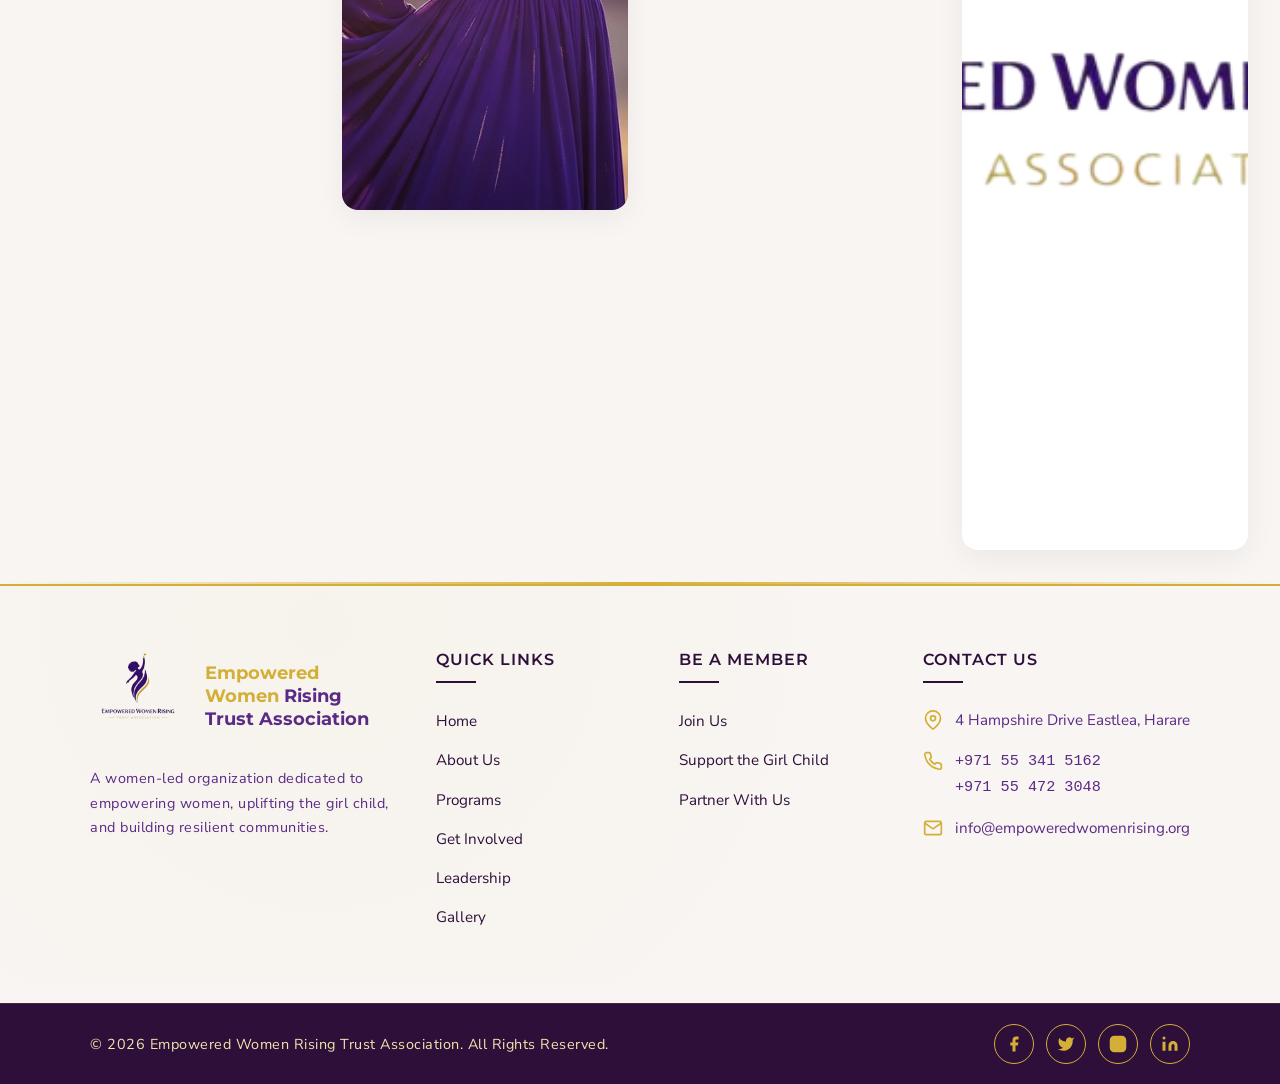
<file: gallery.html>
<!DOCTYPE html>
<html lang="en">
  <head>
    <meta charset="UTF-8" />
    <meta name="viewport" content="width=device-width, initial-scale=1.0" />
    <meta
      name="description"
      content="A professional portfolio gallery showcasing creative work in a modern masonry grid layout."
    />
    <title>EWRTA | Gallery</title>

    <link rel="stylesheet" href="./css/style.css" />
    <link rel="preconnect" href="https://fonts.googleapis.com" />
    <link rel="preconnect" href="https://fonts.gstatic.com" crossorigin />
    <link
      href="https://fonts.googleapis.com/css2?family=Manrope:wght@200..800&family=Montserrat:ital,wght@0,100..900;1,100..900&family=Noto+Sans:ital,wght@0,100..900;1,100..900&family=Nunito+Sans:ital,opsz,wght@0,6..12,200..1000;1,6..12,200..1000&display=swap"
      rel="stylesheet"
    />

    <style>
      /* =============================================
           CSS VARIABLES & PALETTE
           ============================================= */
      :root {
        /* Provided Palette */
        --deep-purple: #2e0f3a;
        --rich-purple: #5b2a86;
        --gold: #d4af37;
        --soft-gold: #f1e5ac;
        --off-white: #f8f5f2;
        --text-dark: #333333;
        --white: #ffffff;

        /* Semantic Mappings */
        --color-bg: var(--off-white);
        --color-surface: var(--white);
        --color-text-main: var(--text-dark);
        --color-text-muted: #666666;
        --color-accent: var(--deep-purple);
        --color-highlight: var(--gold);
        --color-hover-overlay: rgba(
          46,
          15,
          58,
          0.75
        ); /* Deep purple with opacity */

        --shadow-soft: 0 8px 30px rgba(46, 15, 58, 0.06);
        --shadow-hover: 0 20px 40px rgba(46, 15, 58, 0.12);
        --radius-lg: 16px;
        --transition-smooth: all 0.4s cubic-bezier(0.25, 0.46, 0.45, 0.94);
      }

      * {
        margin: 0;
        padding: 0;
        box-sizing: border-box;
      }

      html {
        scroll-behavior: smooth;
      }

      body {
        font-family: "Nunito Sans", sans-serif;
        font-weight: 400;
        background-color: var(--color-bg);
        color: var(--color-text-main);
        line-height: 1.7;
        overflow-x: hidden;
      }

      /* =============================================
           TYPOGRAPHY
           ============================================= */
      h1,
      h2,
      h3 {
        font-family: "Nunito Sans", sans-serif;
        font-weight: 700;
        color: var(--color-accent);
      }

      a {
        text-decoration: none;
        color: inherit;
        transition: var(--transition-smooth);
      }

      /* =============================================
           HERO SECTION
           ============================================= */
      .hero {
        text-align: center;
        padding: 6rem 2rem 4rem;
        max-width: 900px;
        margin: 0 auto;
      }

      .hero h1 {
        font-size: clamp(2.5rem, 6vw, 4.5rem);
        line-height: 1.1;
        margin-bottom: 1.5rem;
      }

      .hero p {
        font-size: 1.1rem;
        color: var(--color-text-muted);
        max-width: 600px;
        margin: 0 auto;
      }

      /* =============================================
           MASONRY GALLERY
           ============================================= */
      .gallery-container {
        max-width: 1400px;
        margin: 0 auto;
        padding: 2rem;
      }

      .gallery-grid {
        display: grid;
        grid-template-columns: repeat(auto-fill, minmax(280px, 1fr));
        grid-auto-rows: 10px;
        gap: 24px;
      }

      .gallery-item {
        border-radius: var(--radius-lg);
        overflow: hidden;
        position: relative;
        background: var(--color-surface);
        box-shadow: var(--shadow-soft);
        cursor: pointer;
        transition: var(--transition-smooth);
      }

      .gallery-item img {
        width: 100%;
        height: 100%;
        object-fit: cover;
        display: block;
        transition: transform 0.6s ease;
      }

      /* Hover Overlay */
      .overlay {
        position: absolute;
        top: 0;
        left: 0;
        width: 100%;
        height: 100%;
        background: var(--color-hover-overlay); /* Dark Purple Overlay */
        display: flex;
        flex-direction: column;
        justify-content: flex-end;
        padding: 2rem;
        opacity: 0;
        transition: opacity 0.4s ease;
      }

      .overlay h3 {
        color: var(--soft-gold); /* Soft Gold for titles on dark bg */
        font-size: 1.4rem;
        transform: translateY(20px);
        transition: transform 0.4s ease 0.1s;
      }

      .overlay p {
        color: rgba(255, 255, 255, 0.8);
        font-size: 0.9rem;
        margin-top: 0.5rem;
        transform: translateY(20px);
        transition: transform 0.4s ease 0.2s;
      }

      /* Hover Effects */
      .gallery-item:hover {
        box-shadow: var(--shadow-hover);
        transform: translateY(-5px);
      }

      .gallery-item:hover img {
        transform: scale(1.1);
      }

      .gallery-item:hover .overlay {
        opacity: 1;
      }

      .gallery-item:hover .overlay h3,
      .gallery-item:hover .overlay p {
        transform: translateY(0);
      }

      /* Row Spanning Classes */
      .item-tall {
        grid-row: span 40;
      }
      .item-medium {
        grid-row: span 30;
      }
      .item-short {
        grid-row: span 20;
      }

      /* =============================================
           RESPONSIVE STYLES
           ============================================= */
      @media (max-width: 768px) {
        .nav-links {
          position: absolute;
          top: 0;
          left: 0;
          width: 100%;
          height: 100vh;
          background: var(--color-surface);
          flex-direction: column;
          align-items: center;
          justify-content: center;
          gap: 2rem;
          transform: translateX(-100%);
          transition: transform 0.4s ease;
          z-index: 100;
        }

        .nav-links.active {
          transform: translateX(0);
        }

        .menu-toggle {
          display: flex;
        }

        .gallery-grid {
          grid-template-columns: repeat(auto-fill, minmax(220px, 1fr));
          gap: 16px;
        }

        .item-tall {
          grid-row: span 35;
        }
        .item-medium {
          grid-row: span 25;
        }
        .item-short {
          grid-row: span 18;
        }
      }

      @media (max-width: 480px) {
        .gallery-grid {
          grid-template-columns: 1fr;
        }
        .item-tall {
          grid-row: span 45;
        }
        .item-medium {
          grid-row: span 35;
        }
        .item-short {
          grid-row: span 25;
        }
      }
    </style>
  </head>
  <body>
    <!-- HEADER -->
  </head>
  <body>
    <header>
      <div class="container">
        <div class="header-left">
          <img class="logo" src="./img/ewrta.png" alt="EWRTA Logo" />
          <div id="branding">
            <h1><span class="highlight">Empowered Women</span></h1>
            <h1>Rising Trust Association</h1>
          </div>
        </div>
        <input type="checkbox" id="nav-toggle" class="nav-toggle" />
        <label for="nav-toggle" class="menu-icon" aria-label="Toggle Menu">
          <span></span><span></span><span></span>
        </label>
        <nav>
          <ul>
            <li class="current"><a href="./index.html">Home</a></li>
            <li><a href="./about.html">About</a></li>
            <li><a href="./programs&initiatives.html">Programs</a></li>
            <li><a href="./get-involved.html">Get Involved</a></li>
            <li><a href="./leadership.html">Leadership</a></li>
            <li class="current"><a href="./gallery.html">Gallery</a></li>
            <li><a href="./contact.html">Contact</a></li>
          </ul>
        </nav>
      </div>
    </header>

    <main>
      <!-- HERO SECTION -->
      <section class="hero">
        <h1>Empowering Women. Transforming Communities.</h1>
        <p>
          Women Empowerment Rising Trust Association is dedicated to advancing
          women’s economic empowerment, fostering mentorship and networking,
          supporting the girl child, uplifting young mothers, and leading
          impactful community outreach initiatives that restore dignity and
          create sustainable futures.
        </p>
      </section>

      <!-- GALLERY SECTION -->
      <section class="gallery-container" aria-label="Our Programs">
        <div class="gallery-grid">
          <!-- Item 1 (Tall) -->
          <article class="gallery-item item-tall">
            <img
              src="./img/Image_fx (2).png"
              alt="Women in business training"
            />
            <div class="overlay">
              <h3>Women Economic Empowerment</h3>
              <p>Entrepreneurship, financial literacy & skills development</p>
            </div>
          </article>

          <!-- Item 2 (Short) -->
          <article class="gallery-item item-short">
            <img
              src="./img/Image_fx (3).png"
              alt="Girl child education support"
            />
            <div class="overlay">
              <h3>Girl Child Support</h3>
              <p>Education sponsorship & empowerment programs</p>
            </div>
          </article>

          <!-- Item 3 (Medium) -->
          <article class="gallery-item item-medium">
            <img src="./img/Image_fx (4).png" alt="Women mentorship session" />
            <div class="overlay">
              <h3>Networking & Mentorship</h3>
              <p>Building leadership and professional growth</p>
            </div>
          </article>

          <!-- Item 4 (Tall) -->
          <article class="gallery-item item-medium">
            <img src="./img/Image_fx (5).png" alt="Young mother support" />
            <div class="overlay">
              <h3>Support for Young Mothers</h3>
              <p>Guidance, resources & livelihood assistance</p>
            </div>
          </article>

          <!-- Item 5 (Short) -->
          <article class="gallery-item item-tall">
            <img
              src="./img/Image_fx (6).png"
              alt="Community outreach program"
            />
            <div class="overlay">
              <h3>Community Outreach & Donations</h3>
              <p>Community impact initiatives & charitable support</p>
            </div>
          </article>

          <!-- Item 6 (Medium) -->
          <article class="gallery-item item-medium">
            <img src="./img/Image_fx (7).png" alt="Texture" />
            <div class="overlay">
              <h3>Women Economic Empowerment</h3>
              <p>Entrepreneurship, financial literacy & skills development</p>
            </div>
          </article>

          <!-- Item 7 (Short) -->
          <article class="gallery-item item-short">
            <img src="./img/Image_fx (8).png" alt="City Skyline" />
            <div class="overlay">
              <h3>Girl Child Support</h3>
              <p>Education sponsorship & empowerment programs</p>
            </div>
          </article>

          <!-- Item 8 (Medium) -->
          <article class="gallery-item item-medium">
            <img src="./img/Image_fx (9).png" alt="Portrait" />
            <div class="overlay">
              <h3>Networking & Mentorship</h3>
              <p>Building leadership and professional growth</p>
            </div>
          </article>

          <!-- Item 9 (Tall) -->
          <article class="gallery-item item-tall">
            <img src="./img/ewrta.png" alt="Nature Path" />
            <div class="overlay">
              <h3>Support for Young Mothers</h3>
              <p>Guidance, resources & livelihood assistance</p>
            </div>
          </article>

          <!-- Item 10 (Short) -->
          <article class="gallery-item item-short">
            <img src="./img/Image_fx (2).png" alt="Tech" />
            <div class="overlay">
              <h3>Community Outreach & Donations</h3>
              <p>Community impact initiatives & charitable support</p>
            </div>
          </article>
        </div>
      </section>
    </main>

    <!-- FOOTER -->
    <hr class="divider" />

    <footer class="site-footer">
      <div class="footer-top">
        <div class="container footer-grid">
          <!-- About Section -->
          <div class="footer-section footer-about">
            <div class="footer-branding">
              <img class="footer-logo" src="./img/ewrta.png" alt="EWRTA Logo" />
              <h3>
                <span class="emp">Empowered Women</span> Rising Trust
                Association
              </h3>
            </div>
            <p id="footer-description">
              A women-led organization dedicated to empowering women, uplifting
              the girl child, and building resilient communities.
            </p>
          </div>

          <!-- Quick Links -->
          <div class="footer-section">
            <h4 class="footer-heading">Quick Links</h4>
            <ul class="footer-links">
              <li class="current"><a href="./index.html">Home</a></li>
              <li><a href="./about.html">About Us</a></li>
              <li><a href="./programs&initiatives.html">Programs</a></li>
              <li><a href="./get-involved.html">Get Involved</a></li>
              <li><a href="./leadership.html">Leadership</a></li>
              <li><a href="#">Gallery</a></li>
            </ul>
          </div>

          <!-- Initiatives -->
          <div class="footer-section">
            <h4 class="footer-heading">Be A Member</h4>
            <ul class="footer-links">
              <li><a href="#">Join Us</a></li>
              <li><a href="#">Support the Girl Child</a></li>
              <li><a href="#">Partner With Us</a></li>
            </ul>
          </div>

          <!-- Contact Info -->
          <div class="footer-section">
            <h4 class="footer-heading">Contact Us</h4>
            <ul class="footer-contact">
              <li>
                <svg
                  class="contact-icon"
                  viewBox="0 0 24 24"
                  fill="none"
                  stroke="currentColor"
                  stroke-width="2"
                >
                  <path
                    d="M21 10c0 7-9 13-9 13s-9-6-9-13a9 9 0 0 1 18 0z"
                  ></path>
                  <circle cx="12" cy="10" r="3"></circle>
                </svg>
                <span>4 Hampshire Drive Eastlea, Harare</span>
              </li>
              <li>
                <svg
                  class="contact-icon"
                  viewBox="0 0 24 24"
                  fill="none"
                  stroke="currentColor"
                  stroke-width="2"
                >
                  <path
                    d="M22 16.92v3a2 2 0 0 1-2.18 2 19.79 19.79 0 0 1-8.63-3.07 19.5 19.5 0 0 1-6-6 19.79 19.79 0 0 1-3.07-8.67A2 2 0 0 1 4.11 2h3a2 2 0 0 1 2 1.72 12.84 12.84 0 0 0 .7 2.81 2 2 0 0 1-.45 2.11L8.09 9.91a16 16 0 0 0 6 6l1.27-1.27a2 2 0 0 1 2.11-.45 12.84 12.84 0 0 0 2.81.7A2 2 0 0 1 22 16.92z"
                  ></path>
                </svg>
                <span>
                  <pre>+971 55 341 5162</pre>
                  <pre>+971 55 472 3048</pre>
                </span>
              </li>
              <li>
                <svg
                  class="contact-icon"
                  viewBox="0 0 24 24"
                  fill="none"
                  stroke="currentColor"
                  stroke-width="2"
                >
                  <path
                    d="M4 4h16c1.1 0 2 .9 2 2v12c0 1.1-.9 2-2 2H4c-1.1 0-2-.9-2-2V6c0-1.1.9-2 2-2z"
                  ></path>
                  <polyline points="22,6 12,13 2,6"></polyline>
                </svg>
                <span>info@empoweredwomenrising.org</span>
              </li>
            </ul>
          </div>
        </div>
      </div>

      <div class="footer-bottom">
        <div class="container footer-bottom-content">
          <p class="copyright">
            © 2026 Empowered Women Rising Trust Association. All Rights
            Reserved.
          </p>
          <div class="footer-social">
            <a href="#" class="social-link" aria-label="Facebook">
              <svg viewBox="0 0 24 24" fill="currentColor">
                <path
                  d="M18 2h-3a5 5 0 0 0-5 5v3H7v4h3v8h4v-8h3l1-4h-4V7a1 1 0 0 1 1-1h3z"
                ></path>
              </svg>
            </a>
            <a href="#" class="social-link" aria-label="Twitter">
              <svg viewBox="0 0 24 24" fill="currentColor">
                <path
                  d="M23 3a10.9 10.9 0 0 1-3.14 1.53 4.48 4.48 0 0 0-7.86 3v1A10.66 10.66 0 0 1 3 4s-4 9 5 13a11.64 11.64 0 0 1-7 2c9 5 20 0 20-11.5a4.5 4.5 0 0 0-.08-.83A7.72 7.72 0 0 0 23 3z"
                ></path>
              </svg>
            </a>
            <a href="#" class="social-link" aria-label="Instagram">
              <svg
                viewBox="0 0 24 24"
                fill="none"
                stroke="currentColor"
                stroke-width="2"
              >
                <rect x="2" y="2" width="20" height="20" rx="5" ry="5"></rect>
                <path
                  d="M16 11.37A4 4 0 1 1 12.63 8 4 4 0 0 1 16 11.37z"
                ></path>
                <line x1="17.5" y1="6.5" x2="17.51" y2="6.5"></line>
              </svg>
            </a>
            <a href="#" class="social-link" aria-label="LinkedIn">
              <svg viewBox="0 0 24 24" fill="currentColor">
                <path
                  d="M16 8a6 6 0 0 1 6 6v7h-4v-7a2 2 0 0 0-2-2 2 2 0 0 0-2 2v7h-4v-7a6 6 0 0 1 6-6z"
                ></path>
                <rect x="2" y="9" width="4" height="12"></rect>
                <circle cx="4" cy="4" r="2"></circle>
              </svg>
            </a>
          </div>
        </div>
      </div>
    </footer>
  </body>
</html>
</file>
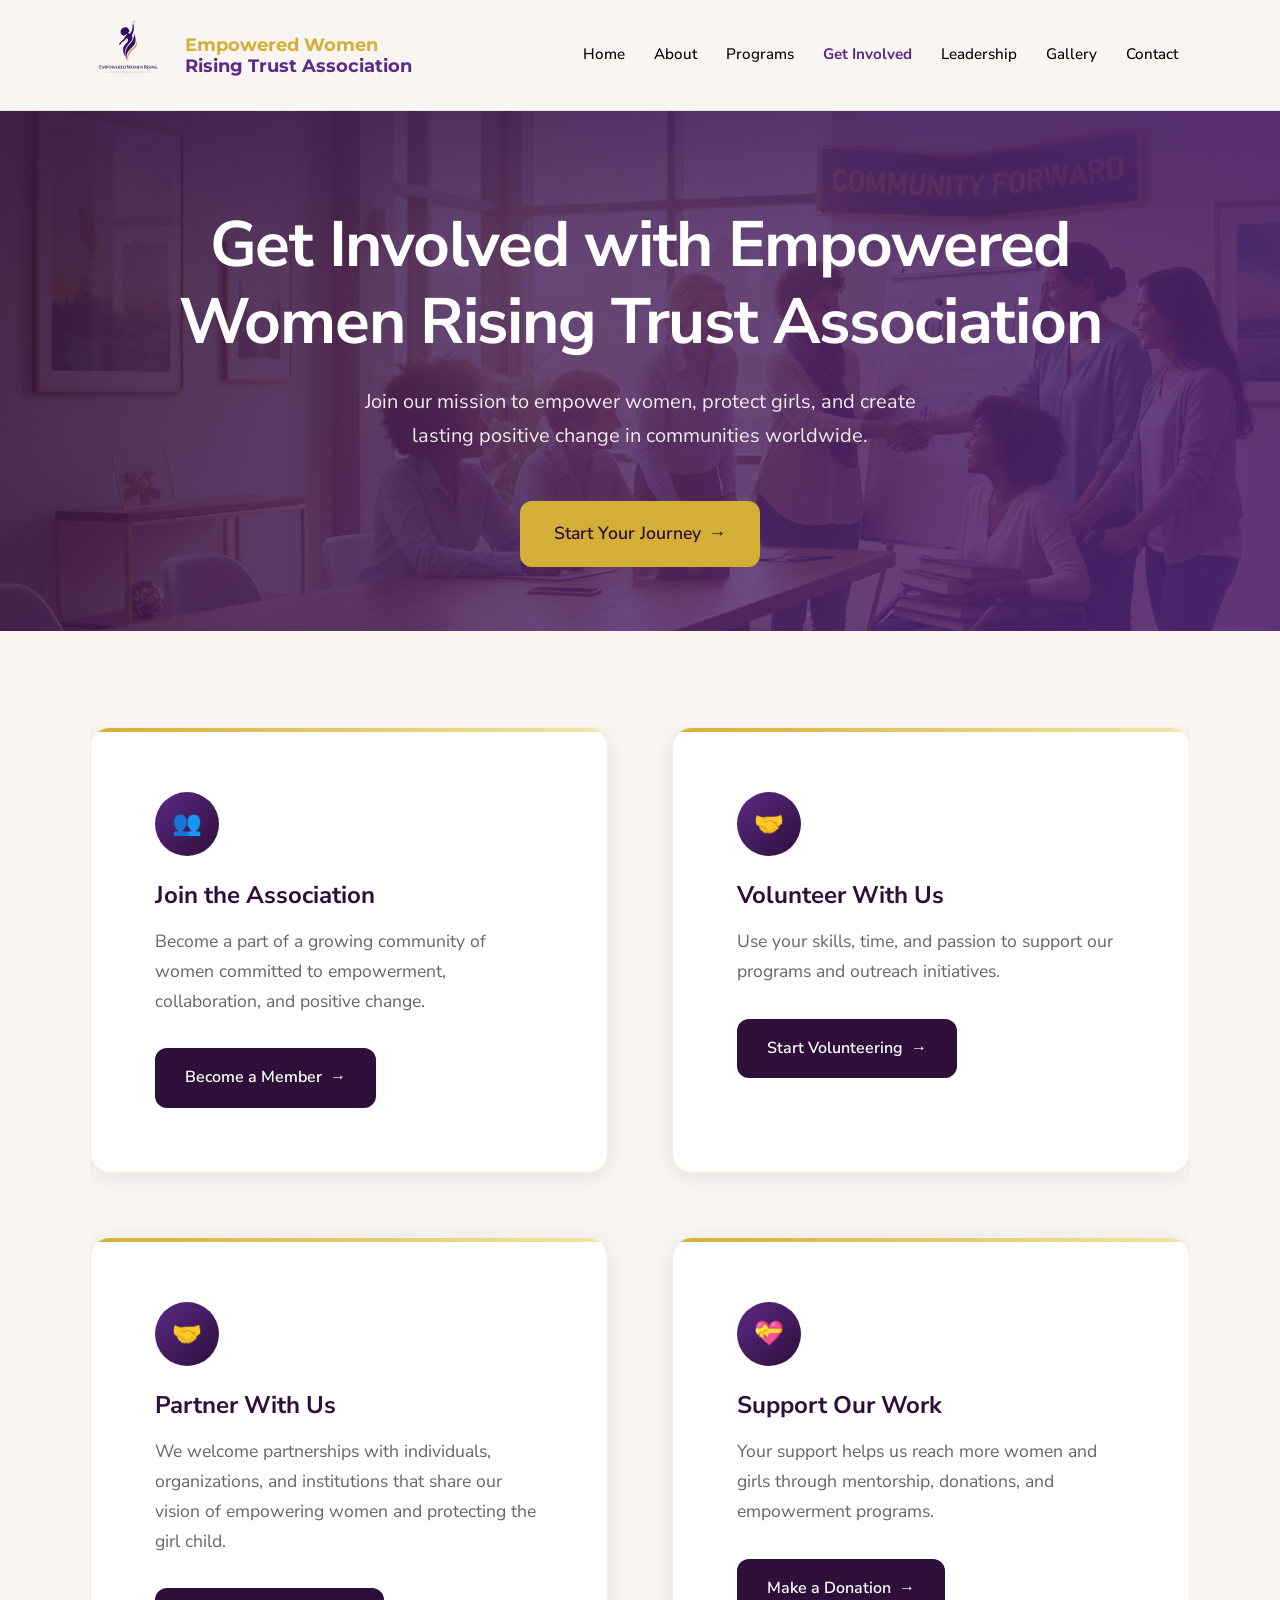
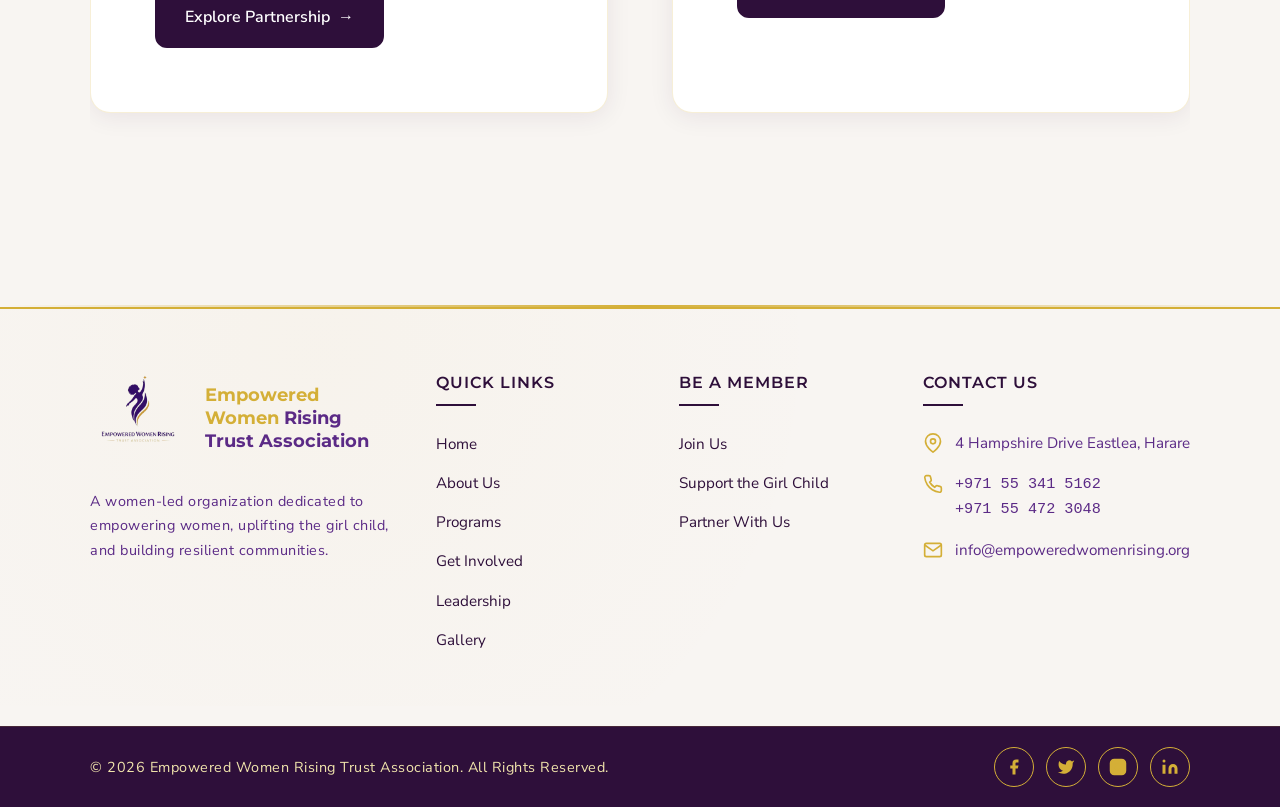
<file: get-involved.html>
<!DOCTYPE html>
<html lang="en">
  <head>
    <meta charset="UTF-8" />
    <meta name="viewport" content="width=device-width, initial-scale=1.0" />
    <title>
      EWRTA | Get Involved
    </title>
    <meta
      name="description"
      content="Join EWRTA in empowering women and protecting girls. Volunteer, partner, or support our mission to create lasting positive change in communities."
    />
    <link rel="preconnect" href="https://fonts.googleapis.com" />
    <link rel="preconnect" href="https://fonts.gstatic.com" crossorigin />
    <link
      href="https://fonts.googleapis.com/css2?family=Manrope:wght@200..800&family=Montserrat:ital,wght@0,100..900;1,100..900&family=Noto+Sans:ital,wght@0,100..900;1,100..900&family=Nunito+Sans:ital,opsz,wght@0,6..12,200..1000;1,6..12,200..1000&display=swap"
      rel="stylesheet"
    />
    <link rel="stylesheet" href="./css/style.css" />

    <style>
      /* ============================================
         MODERN UX/UI DESIGN SYSTEM
         Mobile-First Responsive Architecture
         ============================================ */

      /* CSS Custom Properties - Design Tokens */
      :root {
        /* Brand Colors */
        --deep-purple: #2e0f3a;
        --rich-purple: #5b2a86;
        --gold: #d4af37;
        --soft-gold: #f1e5ac;
        --off-white: #f8f5f2;
        --text-dark: #333333;

        /* Extended Palette for UX Enhancement */
        --white: #ffffff;
        --light-gray: #f5f5f5;
        --medium-gray: #666666;
        --border-light: rgba(212, 175, 55, 0.2);
        --shadow-light: rgba(46, 15, 58, 0.08);
        --shadow-medium: rgba(46, 15, 58, 0.15);

        /* Typography Scale */
        --font-primary: -apple-system, BlinkMacSystemFont, "Segoe UI", Roboto,
          "Helvetica Neue", Arial, sans-serif;
        --font-weight-normal: 400;
        --font-weight-medium: 500;
        --font-weight-semibold: 600;
        --font-weight-bold: 700;

        /* Spacing Scale */
        --space-xs: 0.5rem; /* 8px */
        --space-sm: 1rem; /* 16px */
        --space-md: 1.5rem; /* 24px */
        --space-lg: 2rem; /* 32px */
        --space-xl: 3rem; /* 48px */
        --space-2xl: 4rem; /* 64px */
        --space-3xl: 6rem; /* 96px */

        /* Design System */
        --border-radius: 12px;
        --border-radius-lg: 20px;
        --transition: all 0.3s cubic-bezier(0.4, 0, 0.2, 1);
        --container-max: 1200px;
        --container-padding: var(--space-sm);
      }

      /* Reset & Base Styles */
      *,
      *::before,
      *::after {
        box-sizing: border-box;
        margin: 0;
        padding: 0;
      }

      html {
        scroll-behavior: smooth;
      }

      body {
        font-family: "Nunito Sans", sans-serif;
        font-weight: 400;
        font-size: 1rem;
        line-height: 1.7;
        color: var(--text-dark);
        background-color: var(--off-white);
        -webkit-font-smoothing: antialiased;
        -moz-osx-font-smoothing: grayscale;
      }

      /* Hero Section */
.hero {
  background: 
    linear-gradient(135deg, rgba(46, 15, 58, 0.8) 0%, rgba(91, 42, 134, 0.8) 100%),
    url('./img/Diverse_group_engaged_in_activity_acfd5d17eb.jpeg') center center/cover no-repeat;
  color: var(--white);
  padding: var(--space-3xl) 0;
  text-align: center;
  position: relative;
  overflow: hidden;
}

.hero::before {
  content: "";
  position: absolute;
  top: 0;
  left: 0;
  right: 0;
  bottom: 0;
  background: url('data:image/svg+xml,<svg xmlns="http://www.w3.org/2000/svg" viewBox="0 0 100 100"><defs><pattern id="grain" width="100" height="100" patternUnits="userSpaceOnUse"><circle cx="25" cy="25" r="0.5" fill="rgba(212,175,55,0.1)"/><circle cx="75" cy="25" r="0.3" fill="rgba(212,175,55,0.05)"/><circle cx="50" cy="75" r="0.4" fill="rgba(212,175,55,0.08)"/></pattern></defs><rect width="100%" height="100%" fill="url(%23grain)"/></svg>');
  opacity: 0.3;
}

.hero-content {
  position: relative;
  z-index: 2;
}

.hero h1 {
  font-size: clamp(2.5rem, 5vw, 4rem);
  font-weight: var(--font-weight-bold);
  margin-bottom: var(--space-md);
  line-height: 1.2;
  letter-spacing: -0.02em;
}

.hero-subtitle {
  font-size: 1.25rem;
  opacity: 0.9;
  margin-bottom: var(--space-xl);
  max-width: 600px;
  margin-left: auto;
  margin-right: auto;
}

      /* Main Content Grid */
      .main-content {
        padding: var(--space-3xl) 0;
      }

      .involvement-grid {
        display: grid;
        gap: var(--space-xl);
        margin-bottom: var(--space-3xl);
      }

      /* Enhanced Cards Design */
      .involvement-card {
        background: var(--white);
        border-radius: var(--border-radius-lg);
        padding: var(--space-xl);
        box-shadow: 0 4px 24px var(--shadow-light);
        border: 1px solid var(--border-light);
        transition: var(--transition);
        position: relative;
        overflow: hidden;
      }

      .involvement-card::before {
        content: "";
        position: absolute;
        top: 0;
        left: 0;
        width: 100%;
        height: 4px;
        background: linear-gradient(
          90deg,
          var(--gold) 0%,
          var(--soft-gold) 100%
        );
      }

      .involvement-card:hover {
        transform: translateY(-8px);
        box-shadow: 0 12px 40px var(--shadow-medium);
        border-color: var(--gold);
      }

      .card-icon {
        width: 64px;
        height: 64px;
        background: linear-gradient(
          135deg,
          var(--rich-purple),
          var(--deep-purple)
        );
        border-radius: 50%;
        display: flex;
        align-items: center;
        justify-content: center;
        margin-bottom: var(--space-md);
        color: var(--white);
        font-size: 1.5rem;
      }

      .involvement-card h3 {
        font-size: 1.5rem;
        font-weight: var(--font-weight-bold);
        color: var(--deep-purple);
        margin-bottom: var(--space-sm);
        line-height: 1.3;
      }

      .involvement-card p {
        color: var(--medium-gray);
        margin-bottom: var(--space-lg);
        font-size: 1.1rem;
      }

      /* CTA Buttons */
      .cta-button {
        display: inline-flex;
        align-items: center;
        gap: var(--space-xs);
        background: var(--deep-purple);
        color: var(--white);
        text-decoration: none;
        padding: 14px 28px;
        border-radius: var(--border-radius);
        font-weight: var(--font-weight-semibold);
        transition: var(--transition);
        border: 2px solid var(--deep-purple);
      }

      .cta-button:hover {
        background: var(--gold);
        border-color: var(--gold);
        color: var(--deep-purple);
        transform: translateY(-2px);
        box-shadow: 0 8px 24px rgba(212, 175, 55, 0.3);
      }

      .cta-button:focus {
        outline: 3px solid rgba(212, 175, 55, 0.4);
        outline-offset: 2px;
      }

      .hero-cta {
        background: var(--gold);
        color: var(--deep-purple);
        border-color: var(--gold);
        font-size: 1.1rem;
        padding: 16px 32px;
      }

      .hero-cta:hover {
        background: var(--soft-gold);
        border-color: var(--soft-gold);
      }


      /* Responsive Design */
      @media (min-width: 768px) {
        :root {
          --container-padding: var(--space-md);
        }

        .nav-links {
          display: flex;
        }

        .involvement-grid {
          grid-template-columns: repeat(2, 1fr);
        }

        .hero {
          padding: var(--space-3xl) 0 var(--space-2xl);
        }
      }

      @media (min-width: 1024px) {
        .involvement-grid {
          grid-template-columns: repeat(2, 1fr);
          gap: var(--space-2xl);
        }

        .involvement-card {
          padding: var(--space-2xl);
        }
      }

      /* Accessibility Enhancements */
      @media (prefers-reduced-motion: reduce) {
        *,
        *::before,
        *::after {
          animation-duration: 0.01ms !important;
          animation-iteration-count: 1 !important;
          transition-duration: 0.01ms !important;
          scroll-behavior: auto !important;
        }
      }

      /* Focus styles for keyboard navigation */
      .involvement-card:focus-within {
        outline: 3px solid var(--gold);
        outline-offset: 2px;
      }

      /* Loading states and performance optimizations */
      img {
        max-width: 100%;
        height: auto;
        display: block;
      }

      /* Utility Classes */
      .sr-only {
        position: absolute;
        width: 1px;
        height: 1px;
        padding: 0;
        margin: -1px;
        overflow: hidden;
        clip: rect(0, 0, 0, 0);
        white-space: nowrap;
        border: 0;
      }
    </style>
  </head>

  <body>
    <!-- Enhanced Header with Navigation -->

    <header>
      <div class="container">
        <div class="header-left">
          <img class="logo" src="./img/ewrta.png" alt="EWRTA Logo" />
          <div id="branding">
            <h1><span class="highlight">Empowered Women</span></h1>
            <h1>Rising Trust Association</h1>
          </div>
        </div>
        <input type="checkbox" id="nav-toggle" class="nav-toggle" />
        <label for="nav-toggle" class="menu-icon" aria-label="Toggle Menu">
          <span></span><span></span><span></span>
        </label>
        <nav>
          <ul>
            <li><a href="./index.html">Home</a></li>
            <li><a href="./about.html">About</a></li>
            <li><a href="./programs&initiatives.html">Programs</a></li>
            <li class="current"><a href="./get-involved.html">Get Involved</a></li>
            <li><a href="./leadership.html">Leadership</a></li>
            <li><a href="#">Gallery</a></li>
            <li><a href="./contact.html">Contact</a></li>
          </ul>
        </nav>
      </div>
    </header>

    <!-- Hero Section -->
    <section class="hero">
      <div class="container">
        <div class="hero-content">
          <h1>Get Involved with Empowered Women Rising Trust Association</h1>
          <p class="hero-subtitle">
            Join our mission to empower women, protect girls, and create lasting
            positive change in communities worldwide.
          </p>
          <a href="#involvement" class="cta-button hero-cta">
            Start Your Journey
            <span aria-hidden="true">→</span>
          </a>
        </div>
      </div>
    </section>

    <!-- Main Content -->
    <main class="main-content">
      <div class="container">
        <section id="involvement" class="involvement-grid">
          <!-- Join the Association Card -->
          <article class="involvement-card">
            <div class="card-icon" aria-hidden="true">👥</div>
            <h3>Join the Association</h3>
            <p>
              Become a part of a growing community of women committed to
              empowerment, collaboration, and positive change.
            </p>
            <a href="#join" class="cta-button">
              Become a Member
              <span aria-hidden="true">→</span>
            </a>
          </article>

          <!-- Volunteer Card -->
          <article class="involvement-card">
            <div class="card-icon" aria-hidden="true">🤝</div>
            <h3>Volunteer With Us</h3>
            <p>
              Use your skills, time, and passion to support our programs and
              outreach initiatives.
            </p>
            <a href="#volunteer" class="cta-button">
              Start Volunteering
              <span aria-hidden="true">→</span>
            </a>
          </article>

          <!-- Partnership Card -->
          <article class="involvement-card">
            <div class="card-icon" aria-hidden="true">🤝</div>
            <h3>Partner With Us</h3>
            <p>
              We welcome partnerships with individuals, organizations, and
              institutions that share our vision of empowering women and
              protecting the girl child.
            </p>
            <a href="#partner" class="cta-button">
              Explore Partnership
              <span aria-hidden="true">→</span>
            </a>
          </article>

          <!-- Support Card -->
          <article class="involvement-card">
            <div class="card-icon" aria-hidden="true">💝</div>
            <h3>Support Our Work</h3>
            <p>
              Your support helps us reach more women and girls through
              mentorship, donations, and empowerment programs.
            </p>
            <a href="#support" class="cta-button">
              Make a Donation
              <span aria-hidden="true">→</span>
            </a>
          </article>
        </section>
      </div>
    </main>

    <!-- Enhanced Footer -->
    <hr class="divider" />

    <footer class="site-footer">
      <div class="footer-top">
        <div class="container footer-grid">
          <!-- About Section -->
          <div class="footer-section footer-about">
            <div class="footer-branding">
              <img class="footer-logo" src="./img/ewrta.png" alt="EWRTA Logo" />
              <h3>
                <span class="emp">Empowered Women</span> Rising Trust
                Association
              </h3>
            </div>
            <p id="footer-description">
              A women-led organization dedicated to empowering women, uplifting
              the girl child, and building resilient communities.
            </p>
          </div>

          <!-- Quick Links -->
          <div class="footer-section">
            <h4 class="footer-heading">Quick Links</h4>
            <ul class="footer-links">
              <li><a href="./index.html">Home</a></li>
              <li><a href="./about.html">About Us</a></li>
              <li><a href="./programs&initiatives.html">Programs</a></li>
              <li><a href="./get-involved.html">Get Involved</a></li>
              <li><a href="./leadership.html">Leadership</a></li>
              <li><a href="#">Gallery</a></li>
            </ul>
          </div>

          <!-- Initiatives -->
          <div class="footer-section">
            <h4 class="footer-heading">Be A Member</h4>
            <ul class="footer-links">
              <li><a href="./contact.html">Join Us</a></li>
              <li><a href="#">Support the Girl Child</a></li>
              <li><a href="#">Partner With Us</a></li>
            </ul>
          </div>

          <!-- Contact Info -->
          <div class="footer-section">
            <h4 class="footer-heading">Contact Us</h4>
            <ul class="footer-contact">
              <li>
                <svg
                  class="contact-icon"
                  viewBox="0 0 24 24"
                  fill="none"
                  stroke="currentColor"
                  stroke-width="2"
                >
                  <path
                    d="M21 10c0 7-9 13-9 13s-9-6-9-13a9 9 0 0 1 18 0z"
                  ></path>
                  <circle cx="12" cy="10" r="3"></circle>
                </svg>
                <span>
                  4 Hampshire Drive Eastlea, Harare
                </span>
              </li>
              <li>
                <svg
                  class="contact-icon"
                  viewBox="0 0 24 24"
                  fill="none"
                  stroke="currentColor"
                  stroke-width="2"
                >
                  <path
                    d="M22 16.92v3a2 2 0 0 1-2.18 2 19.79 19.79 0 0 1-8.63-3.07 19.5 19.5 0 0 1-6-6 19.79 19.79 0 0 1-3.07-8.67A2 2 0 0 1 4.11 2h3a2 2 0 0 1 2 1.72 12.84 12.84 0 0 0 .7 2.81 2 2 0 0 1-.45 2.11L8.09 9.91a16 16 0 0 0 6 6l1.27-1.27a2 2 0 0 1 2.11-.45 12.84 12.84 0 0 0 2.81.7A2 2 0 0 1 22 16.92z"
                  ></path>
                </svg>
                <span><pre>+971 55 341 5162</pre>
                  <pre>+971 55 472 3048</pre></span>
              </li>
              <li>
                <svg
                  class="contact-icon"
                  viewBox="0 0 24 24"
                  fill="none"
                  stroke="currentColor"
                  stroke-width="2"
                >
                  <path
                    d="M4 4h16c1.1 0 2 .9 2 2v12c0 1.1-.9 2-2 2H4c-1.1 0-2-.9-2-2V6c0-1.1.9-2 2-2z"
                  ></path>
                  <polyline points="22,6 12,13 2,6"></polyline>
                </svg>
                <span>info@empoweredwomenrising.org</span>
              </li>
            </ul>
          </div>
        </div>
      </div>

      <div class="footer-bottom">
        <div class="container footer-bottom-content">
          <p class="copyright">
            © 2026 Empowered Women Rising Trust Association. All Rights
            Reserved.
          </p>
          <div class="footer-social">
            <a href="#" class="social-link" aria-label="Facebook">
              <svg viewBox="0 0 24 24" fill="currentColor">
                <path
                  d="M18 2h-3a5 5 0 0 0-5 5v3H7v4h3v8h4v-8h3l1-4h-4V7a1 1 0 0 1 1-1h3z"
                ></path>
              </svg>
            </a>
            <a href="#" class="social-link" aria-label="Twitter">
              <svg viewBox="0 0 24 24" fill="currentColor">
                <path
                  d="M23 3a10.9 10.9 0 0 1-3.14 1.53 4.48 4.48 0 0 0-7.86 3v1A10.66 10.66 0 0 1 3 4s-4 9 5 13a11.64 11.64 0 0 1-7 2c9 5 20 0 20-11.5a4.5 4.5 0 0 0-.08-.83A7.72 7.72 0 0 0 23 3z"
                ></path>
              </svg>
            </a>
            <a href="#" class="social-link" aria-label="Instagram">
              <svg
                viewBox="0 0 24 24"
                fill="none"
                stroke="currentColor"
                stroke-width="2"
              >
                <rect x="2" y="2" width="20" height="20" rx="5" ry="5"></rect>
                <path
                  d="M16 11.37A4 4 0 1 1 12.63 8 4 4 0 0 1 16 11.37z"
                ></path>
                <line x1="17.5" y1="6.5" x2="17.51" y2="6.5"></line>
              </svg>
            </a>
            <a href="#" class="social-link" aria-label="LinkedIn">
              <svg viewBox="0 0 24 24" fill="currentColor">
                <path
                  d="M16 8a6 6 0 0 1 6 6v7h-4v-7a2 2 0 0 0-2-2 2 2 0 0 0-2 2v7h-4v-7a6 6 0 0 1 6-6z"
                ></path>
                <rect x="2" y="9" width="4" height="12"></rect>
                <circle cx="4" cy="4" r="2"></circle>
              </svg>
            </a>
          </div>
        </div>
      </div>
    </footer>
  </body>
</html>

  </body>
</html>
</file>
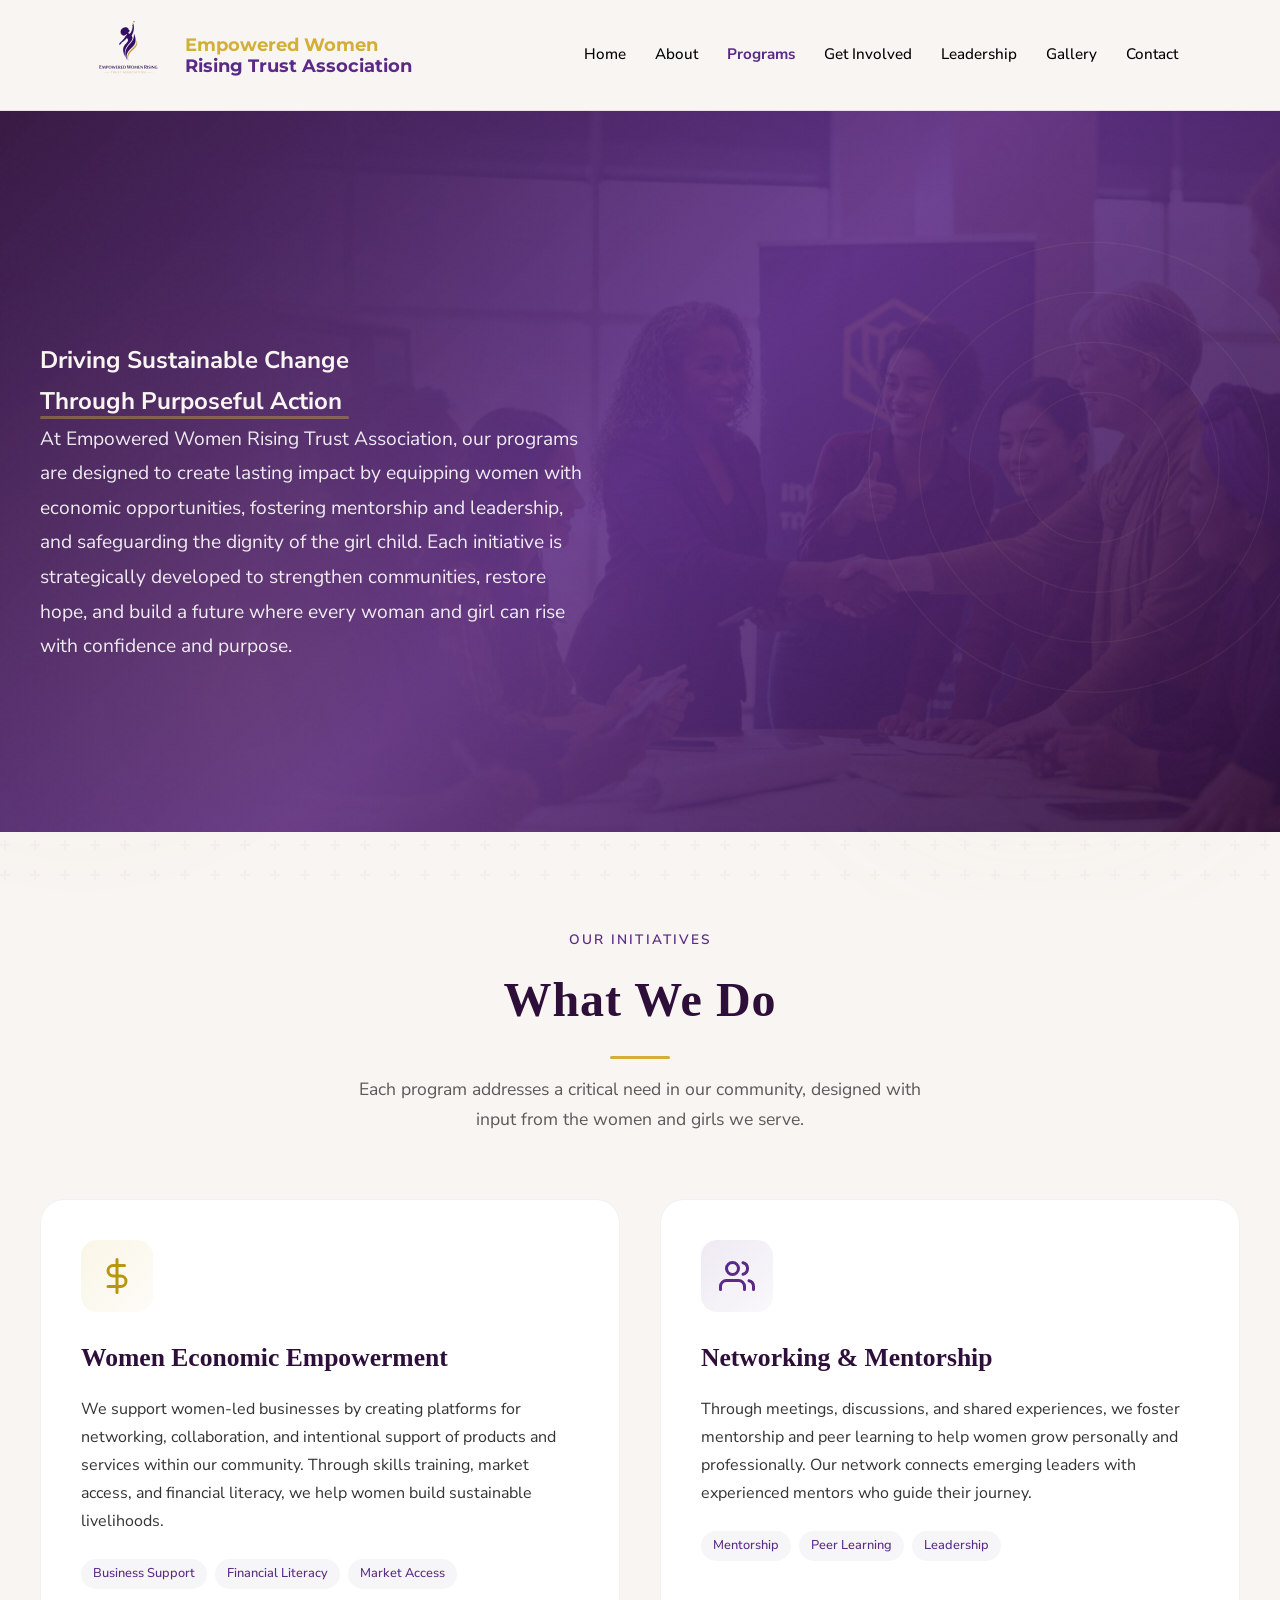
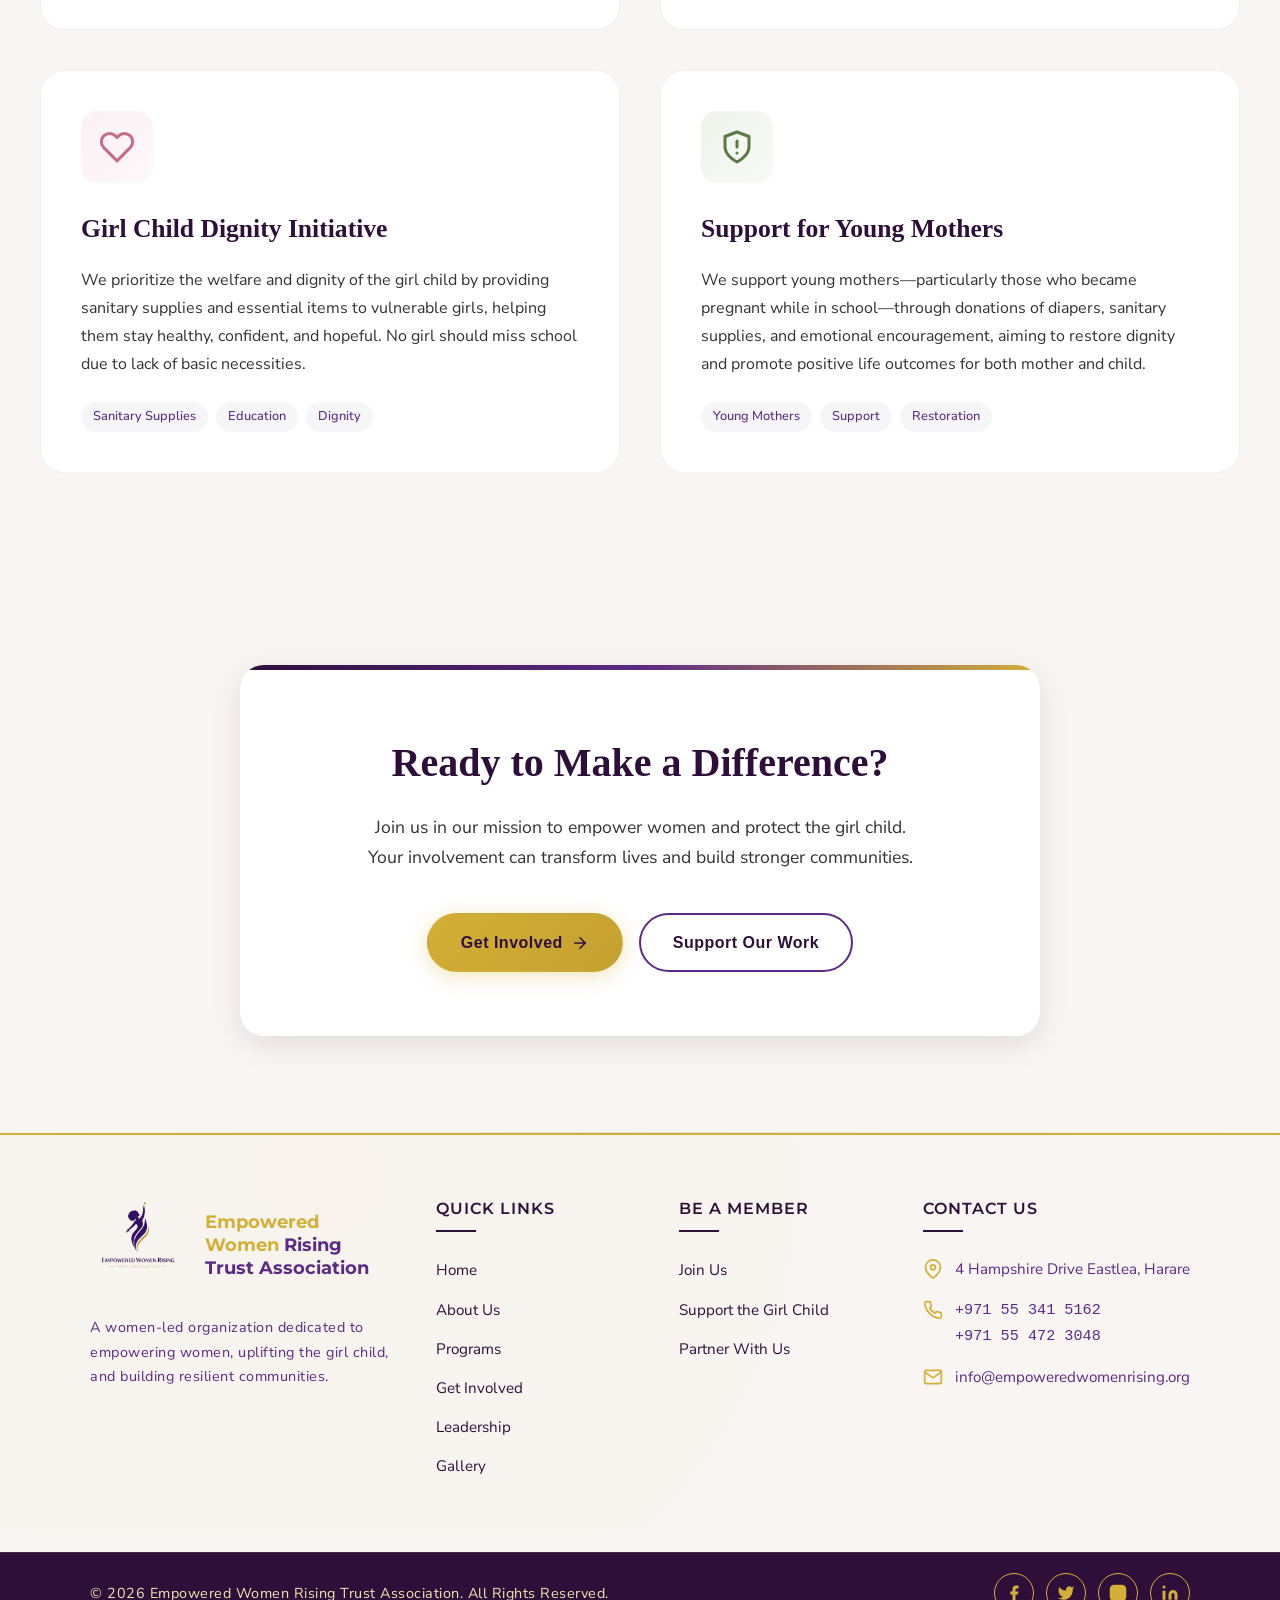
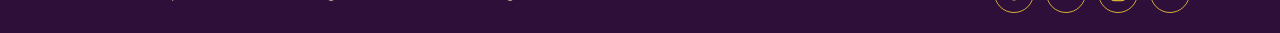
<file: programs&initiatives.html>
<!DOCTYPE html>
<html lang="en">
  <head>
    <meta charset="UTF-8" />
    <meta name="viewport" content="width=device-width, initial-scale=1.0" />
    <meta
      name="description"
      content="Discover EWRTA's programs empowering women and supporting the girl child through economic empowerment, mentorship, and dignity initiatives."
    />
    <title>EWRTA | Programs & Initiatives</title>

    <!-- Fonts -->
    <link rel="preconnect" href="https://fonts.googleapis.com" />
    <link rel="preconnect" href="https://fonts.gstatic.com" crossorigin />
    <link
      href="https://fonts.googleapis.com/css2?family=Manrope:wght@200..800&family=Montserrat:ital,wght@0,100..900;1,100..900&family=Noto+Sans:ital,wght@0,100..900;1,100..900&family=Nunito+Sans:ital,opsz,wght@0,6..12,200..1000;1,6..12,200..1000&display=swap"
      rel="stylesheet"
    />
    <link rel="stylesheet" href="./css/style.css" />

    <style>
      /* =============================================
       PROGRAMS PAGE STYLES
       Premium Design - EWRTA
       ============================================= */

      /* --- CSS Variables --- */
      :root {
        --deep-purple: #2e0f3a;
        --rich-purple: #5b2a86;
        --gold: #d4af37;
        --soft-gold: #f1e5ac;
        --off-white: #f8f5f2;
        --text-dark: #333333;
        --white: #ffffff;

        /* Extended palette */
        --purple-light: #7b4aa6;
        --purple-glow: rgba(91, 42, 134, 0.2);
        --gold-glow: rgba(212, 175, 55, 0.15);

        /* Typography */
        --font-display: "Cormorant Garamond", Georgia, serif;
        --font-body: "DM Sans", -apple-system, sans-serif;

        /* Spacing */
        --space-xs: 0.5rem;
        --space-sm: 1rem;
        --space-md: 1.5rem;
        --space-lg: 2.5rem;
        --space-xl: 4rem;
        --space-2xl: 6rem;

        /* Radius */
        --radius-sm: 8px;
        --radius-md: 16px;
        --radius-lg: 24px;
        --radius-full: 9999px;

        /* Shadows */
        --shadow-sm: 0 2px 8px rgba(46, 15, 58, 0.06);
        --shadow-md: 0 8px 30px rgba(46, 15, 58, 0.1);
        --shadow-lg: 0 20px 60px rgba(46, 15, 58, 0.12);

        /* Transitions */
        --transition-fast: 0.2s ease;
        --transition-base: 0.3s cubic-bezier(0.4, 0, 0.2, 1);
        --transition-slow: 0.5s cubic-bezier(0.4, 0, 0.2, 1);
      }

      /* --- Reset & Base --- */
      *,
      *::before,
      *::after {
        box-sizing: border-box;
        margin: 0;
        padding: 0;
      }

      html {
        scroll-behavior: smooth;
      }

      @media (prefers-reduced-motion: reduce) {
        *,
        *::before,
        *::after {
          animation-duration: 0.01ms !important;
          animation-iteration-count: 1 !important;
          transition-duration: 0.01ms !important;
        }
        html {
          scroll-behavior: auto;
        }
      }

      body {
        font-family: "Nunito Sans", sans-serif;
        font-weight: 400;
        font-size: 16px;
        line-height: 1.7;
        color: var(--text-dark);
        background-color: var(--off-white);
        overflow-x: hidden;
        -webkit-font-smoothing: antialiased;
      }

      :focus-visible {
        outline: 3px solid var(--gold);
        outline-offset: 3px;
      }

      /* --- Background Decoration --- */
      .bg-decoration {
        position: fixed;
        top: 0;
        left: 0;
        width: 100%;
        height: 100%;
        pointer-events: none;
        z-index: 0;
        overflow: hidden;
      }

      .bg-blob {
        position: absolute;
        border-radius: 50%;
        filter: blur(100px);
        opacity: 0.45;
      }

      .bg-blob--1 {
        width: 550px;
        height: 550px;
        background: var(--purple-glow);
        top: -180px;
        right: -180px;
        animation: float 22s ease-in-out infinite;
      }

      .bg-blob--2 {
        width: 400px;
        height: 400px;
        background: var(--gold-glow);
        bottom: 15%;
        left: -120px;
        animation: float 16s ease-in-out infinite reverse;
      }

      .bg-blob--3 {
        width: 280px;
        height: 280px;
        background: rgba(241, 229, 172, 0.4);
        top: 55%;
        right: 8%;
        animation: float 19s ease-in-out infinite;
      }

      @keyframes float {
        0%,
        100% {
          transform: translate(0, 0) scale(1);
        }
        33% {
          transform: translate(25px, -25px) scale(1.04);
        }
        66% {
          transform: translate(-18px, 18px) scale(0.96);
        }
      }

      .bg-pattern {
        position: fixed;
        top: 0;
        left: 0;
        width: 100%;
        height: 100%;
        opacity: 0.025;
        background-image: url("data:image/svg+xml,%3Csvg width='60' height='60' viewBox='0 0 60 60' xmlns='http://www.w3.org/2000/svg'%3E%3Cg fill='none' fill-rule='evenodd'%3E%3Cg fill='%232E0F3A' fill-opacity='1'%3E%3Cpath d='M36 34v-4h-2v4h-4v2h4v4h2v-4h4v-2h-4zm0-30V0h-2v4h-4v2h4v4h2V6h4V4h-4zM6 34v-4H4v4H0v2h4v4h2v-4h4v-2H6zM6 4V0H4v4H0v2h4v4h2V6h4V4H6z'/%3E%3C/g%3E%3C/g%3E%3C/svg%3E");
        pointer-events: none;
        z-index: 0;
      }

      /* --- Main Container --- */
      .main-container {
        position: relative;
        z-index: 1;
      }

      /* --- Hero Section with Background Image --- */
      .hero {
        min-height: 75vh;
        display: flex;
        align-items: center;
        padding: calc(100px + var(--space-xl)) var(--space-md) var(--space-xl);
        position: relative;
        overflow: hidden;

        /* Background image with gradient overlay */
        background: linear-gradient(
            135deg,
            rgba(46, 15, 58, 0.92) 0%,
            rgba(91, 42, 134, 0.88) 50%,
            rgba(46, 15, 58, 0.9) 100%
          ),
          url("./img/Diverse_group_engaged_in_activity_b39bc7485e.jpeg")
            center/cover no-repeat fixed;
      }

      /* Decorative overlay patterns */
      .hero::before {
        content: "";
        position: absolute;
        top: 0;
        left: 0;
        right: 0;
        bottom: 0;
        background: radial-gradient(
            circle at 20% 80%,
            rgba(212, 175, 55, 0.08) 0%,
            transparent 40%
          ),
          radial-gradient(
            circle at 80% 20%,
            rgba(123, 74, 166, 0.1) 0%,
            transparent 45%
          );
        pointer-events: none;
      }

      /* Subtle grain texture */
      .hero::after {
        content: "";
        position: absolute;
        top: 0;
        left: 0;
        right: 0;
        bottom: 0;
        background-image: url("data:image/svg+xml,%3Csvg viewBox='0 0 200 200' xmlns='http://www.w3.org/2000/svg'%3E%3Cfilter id='noise'%3E%3CfeTurbulence type='fractalNoise' baseFrequency='0.9' numOctaves='4' stitchTiles='stitch'/%3E%3C/filter%3E%3Crect width='100%25' height='100%25' filter='url(%23noise)'/%3E%3C/svg%3E");
        opacity: 0.02;
        pointer-events: none;
      }

      .hero__visual {
        position: absolute;
        right: -5%;
        top: 50%;
        transform: translateY(-50%);
        width: 45%;
        max-width: 500px;
        aspect-ratio: 1;
        opacity: 0.06;
        z-index: 1;
      }

      @media (max-width: 899px) {
        .hero__visual {
          display: none;
        }
      }

      .hero__visual svg {
        width: 100%;
        height: 100%;
        color: var(--soft-gold);
      }

      .hero__inner {
        max-width: 1200px;
        margin: 0 auto;
        width: 100%;
        position: relative;
        z-index: 2;
      }

      .hero__content {
        max-width: 650px;
      }

      .hero__badge {
        display: inline-flex;
        align-items: center;
        gap: var(--space-xs);
        background: rgba(212, 175, 55, 0.15);
        border: 1px solid rgba(212, 175, 55, 0.3);
        color: var(--soft-gold);
        padding: var(--space-xs) var(--space-md);
        border-radius: var(--radius-full);
        font-size: 0.85rem;
        font-weight: 600;
        margin-bottom: var(--space-md);
        opacity: 0;
        transform: translateY(20px);
        animation: fadeInUp 0.6s 0.2s var(--transition-base) forwards;
      }

      .hero__badge-dot {
        width: 8px;
        height: 8px;
        background: var(--gold);
        border-radius: 50%;
        animation: pulse 2s ease-in-out infinite;
      }

      @keyframes pulse {
        0%,
        100% {
          opacity: 1;
          transform: scale(1);
        }
        50% {
          opacity: 0.6;
          transform: scale(1.3);
        }
      }

      .hero__title {
        font-family: "Nunito Sans", sans-serif;
        font-size: clamp(2.5rem, 6vw, 4.5rem);
        font-weight: 700;
        line-height: 1.7;
        color: var(--white);
        margin-bottom: var(--space-md);
      }

      .hero__title-accent {
        color: var(--off-white);
        position: relative;
        display: inline-block;
      }

      .hero__title-accent::after {
        content: "";
        position: absolute;
        bottom: 0.1em;
        left: 0;
        width: 100%;
        height: 0.12em;
        background: rgba(212, 175, 55, 0.4);
        border-radius: 4px;
      }

      .hero_description {
        font-size: clamp(1rem, 2vw, 1.2rem);
        color: rgba(255, 255, 255, 0.9);
        max-width: 550px;
        margin-bottom: var(--space-lg);
        line-height: 1.8;
      }

      .hero__stats {
        display: flex;
        gap: var(--space-lg);
        flex-wrap: wrap;
        opacity: 0;
        transform: translateY(30px);
        animation: fadeInUp 0.8s 0.8s var(--transition-base) forwards;
      }

      .hero-stat {
        text-align: left;
      }

      .hero-stat__number {
        font-family: var(--font-display);
        font-size: 2.5rem;
        font-weight: 700;
        color: var(--gold);
        line-height: 1;
      }

      .hero-stat__label {
        font-size: 0.9rem;
        color: rgba(255, 255, 255, 0.75);
        font-weight: 500;
      }

      @keyframes fadeInUp {
        to {
          opacity: 1;
          transform: translateY(0);
        }
      }

      /* --- Programs Section --- */
      .programs {
        padding: var(--space-2xl) var(--space-md);
      }

      .programs__header {
        text-align: center;
        max-width: 700px;
        margin: 0 auto var(--space-xl);
      }

      .section-overline {
        font-size: 0.85rem;
        font-weight: 600;
        color: var(--rich-purple);
        text-transform: uppercase;
        letter-spacing: 0.15em;
        margin-bottom: var(--space-xs);
      }

      .section-title {
        font-family: var(--font-display);
        font-size: clamp(2rem, 5vw, 3rem);
        font-weight: 700;
        color: var(--deep-purple);
        margin-bottom: var(--space-sm);
      }

      .section-subtitle {
        font-size: 1.1rem;
        color: var(--text-dark);
        opacity: 0.8;
        line-height: 1.7;
      }

      /* Programs Grid */
      .programs-grid {
        display: grid;
        gap: var(--space-lg);
        max-width: 1200px;
        margin: 0 auto;
      }

      @media (min-width: 768px) {
        .programs-grid {
          grid-template-columns: repeat(2, 1fr);
        }
      }

      /* Program Card */
      .program-card {
        background: var(--white);
        border-radius: var(--radius-lg);
        padding: var(--space-lg);
        position: relative;
        overflow: hidden;
        border: 1px solid rgba(46, 15, 58, 0.06);
        transition: var(--transition-base);
        opacity: 0;
        transform: translateY(40px);
      }

      .program-card--visible {
        opacity: 1;
        transform: translateY(0);
      }

      .program-card::before {
        content: "";
        position: absolute;
        top: 0;
        left: 0;
        right: 0;
        height: 5px;
        background: var(--card-accent, var(--rich-purple));
        transform: scaleX(0);
        transform-origin: left;
        transition: transform var(--transition-slow);
      }

      .program-card:hover::before {
        transform: scaleX(1);
      }

      .program-card:hover {
        transform: translateY(-8px);
        box-shadow: var(--shadow-lg);
      }

      .program-card:nth-child(1) {
        --card-accent: linear-gradient(90deg, var(--gold), #c4a030);
      }
      .program-card:nth-child(2) {
        --card-accent: linear-gradient(
          90deg,
          var(--rich-purple),
          var(--purple-light)
        );
      }
      .program-card:nth-child(3) {
        --card-accent: linear-gradient(90deg, #e8a4b8, #d6758f);
      }
      .program-card:nth-child(4) {
        --card-accent: linear-gradient(90deg, #7b9f5e, #5a7a43);
      }

      .program-card__icon-wrapper {
        width: 72px;
        height: 72px;
        border-radius: var(--radius-md);
        display: flex;
        align-items: center;
        justify-content: center;
        margin-bottom: var(--space-md);
        transition: var(--transition-base);
      }

      .program-card:nth-child(1) .program-card__icon-wrapper {
        background: linear-gradient(
          135deg,
          rgba(212, 175, 55, 0.12),
          rgba(212, 175, 55, 0.04)
        );
      }

      .program-card:nth-child(2) .program-card__icon-wrapper {
        background: linear-gradient(
          135deg,
          rgba(91, 42, 134, 0.1),
          rgba(91, 42, 134, 0.03)
        );
      }

      .program-card:nth-child(3) .program-card__icon-wrapper {
        background: linear-gradient(
          135deg,
          rgba(232, 164, 184, 0.15),
          rgba(214, 117, 143, 0.05)
        );
      }

      .program-card:nth-child(4) .program-card__icon-wrapper {
        background: linear-gradient(
          135deg,
          rgba(123, 159, 94, 0.12),
          rgba(90, 122, 67, 0.04)
        );
      }

      .program-card__icon {
        width: 36px;
        height: 36px;
      }

      .program-card:nth-child(1) .program-card__icon {
        color: #b8960f;
      }
      .program-card:nth-child(2) .program-card__icon {
        color: var(--rich-purple);
      }
      .program-card:nth-child(3) .program-card__icon {
        color: #c86b85;
      }
      .program-card:nth-child(4) .program-card__icon {
        color: #5a7a43;
      }

      .program-card:hover .program-card__icon-wrapper {
        transform: scale(1.08) rotate(-3deg);
      }

      .program-card__title {
        font-family: var(--font-display);
        font-size: 1.6rem;
        font-weight: 600;
        color: var(--deep-purple);
        margin-bottom: var(--space-sm);
      }

      .program-card__description {
        font-size: 1rem;
        color: var(--text-dark);
        line-height: 1.75;
        margin-bottom: var(--space-md);
      }

      .program-card__tags {
        display: flex;
        gap: var(--space-xs);
        flex-wrap: wrap;
      }

      .program-card__tag {
        display: inline-flex;
        padding: 4px 12px;
        background: rgba(46, 15, 58, 0.04);
        border-radius: var(--radius-full);
        font-size: 0.8rem;
        font-weight: 500;
        color: var(--rich-purple);
        transition: var(--transition-fast);
      }

      .program-card:hover .program-card__tag {
        background: rgba(91, 42, 134, 0.08);
      }

      /* --- CTA Section --- */
      .cta {
        padding: var(--space-2xl) var(--space-md);
        background: var(--off-white);
      }

      .cta__inner {
        max-width: 800px;
        margin: 0 auto;
        text-align: center;
        background: var(--white);
        border-radius: var(--radius-lg);
        padding: var(--space-xl) var(--space-lg);
        box-shadow: var(--shadow-md);
        position: relative;
        overflow: hidden;
      }

      .cta__inner::before {
        content: "";
        position: absolute;
        top: 0;
        left: 0;
        width: 100%;
        height: 5px;
        background: linear-gradient(
          90deg,
          var(--deep-purple),
          var(--rich-purple),
          var(--gold)
        );
      }

      .cta__title {
        font-family: var(--font-display);
        font-size: clamp(1.8rem, 4vw, 2.5rem);
        font-weight: 700;
        color: var(--deep-purple);
        margin-bottom: var(--space-sm);
      }

      .cta__description {
        font-size: 1.1rem;
        color: var(--text-dark);
        margin-bottom: var(--space-lg);
        max-width: 550px;
        margin-left: auto;
        margin-right: auto;
      }

      .cta__buttons {
        display: flex;
        gap: var(--space-sm);
        justify-content: center;
        flex-wrap: wrap;
      }

      /* --- Buttons --- */
      .btn {
        display: inline-flex;
        align-items: center;
        justify-content: center;
        gap: var(--space-xs);
        padding: 14px 32px;
        font-family: var(--font-body);
        font-size: 1rem;
        font-weight: 600;
        text-decoration: none;
        border-radius: var(--radius-full);
        border: 2px solid transparent;
        cursor: pointer;
        transition: var(--transition-base);
      }

      .btn--primary {
        background: linear-gradient(135deg, var(--gold), #c4a030);
        color: var(--deep-purple);
        box-shadow: 0 4px 20px rgba(212, 175, 55, 0.35);
      }

      .btn--primary:hover {
        transform: translateY(-3px);
        box-shadow: 0 8px 30px rgba(212, 175, 55, 0.45);
      }

      .btn--secondary {
        background: transparent;
        color: var(--deep-purple);
        border-color: var(--rich-purple);
      }

      .btn--secondary:hover {
        background: var(--rich-purple);
        color: var(--white);
      }

      .btn__icon {
        width: 18px;
        height: 18px;
        transition: transform var(--transition-fast);
      }

      .btn:hover .btn__icon {
        transform: translateX(4px);
      }

      /* --- Divider --- */
      .divider {
        border: none;
        height: 1px;
        background: linear-gradient(
          90deg,
          transparent,
          rgba(46, 15, 58, 0.1),
          transparent
        );
        margin: 0;
      }

      /* --- Scroll Progress --- */
      .scroll-progress {
        position: fixed;
        top: 0;
        left: 0;
        height: 3px;
        background: linear-gradient(90deg, var(--rich-purple), var(--gold));
        z-index: 1000;
        transform-origin: left;
        transform: scaleX(0);
      }
    </style>
  </head>

  <body>
    <header>
      <div class="container">
        <div class="header-left">
          <img class="logo" src="./img/ewrta.png" alt="EWRTA Logo" />
          <div id="branding">
            <h1><span class="highlight">Empowered Women</span></h1>
            <h1>Rising Trust Association</h1>
          </div>
        </div>
        <input type="checkbox" id="nav-toggle" class="nav-toggle" />
        <label for="nav-toggle" class="menu-icon" aria-label="Toggle Menu">
          <span></span><span></span><span></span>
        </label>
        <nav>
          <ul>
            <li><a href="./index.html">Home</a></li>
            <li><a href="./about.html">About</a></li>
            <li class="current">
              <a href="./programs&initiatives.html">Programs</a>
            </li>
            <li><a href="./get-involved.html">Get Involved</a></li>
            <li><a href="./leadership.html">Leadership</a></li>
            <li><a href="#">Gallery</a></li>
            <li><a href="./contact.html">Contact</a></li>
          </ul>
        </nav>
      </div>
    </header>
    <!-- Scroll Progress -->
    <div class="scroll-progress" id="scrollProgress"></div>

    <!-- Background Decoration -->
    <div class="bg-decoration" aria-hidden="true">
      <div class="bg-blob bg-blob--1"></div>
      <div class="bg-blob bg-blob--2"></div>
      <div class="bg-blob bg-blob--3"></div>
    </div>
    <div class="bg-pattern" aria-hidden="true"></div>

    <!-- Main Container -->
    <div class="main-container">
      <!-- Hero Section with Background Image -->
      <section class="hero">
        <!-- Decorative visual -->
        <div class="hero__visual" aria-hidden="true">
          <svg viewBox="0 0 400 400" fill="none">
            <circle
              cx="200"
              cy="200"
              r="180"
              stroke="currentColor"
              stroke-width="1"
            />
            <circle
              cx="200"
              cy="200"
              r="140"
              stroke="currentColor"
              stroke-width="1"
            />
            <circle
              cx="200"
              cy="200"
              r="100"
              stroke="currentColor"
              stroke-width="1"
            />
            <circle
              cx="200"
              cy="200"
              r="60"
              stroke="currentColor"
              stroke-width="1"
            />
          </svg>
        </div>

        <div class="hero__inner">
          <div class="hero__content">
            <div class="hero__badge">
              <span class="hero__badge-dot"></span>
              Creating Lasting Impact
            </div>

            <!-- NEW HTML CONTENT INSERTED HERE -->

            <h1 class="hero_title">
              <span class="hero__title-accent"
                >Driving Sustainable Change<br />Through Purposeful Action</span
              >
            </h1>

            <p class="hero_description">
              At Empowered Women Rising Trust Association, our programs are
              designed to create lasting impact by equipping women with economic
              opportunities, fostering mentorship and leadership, and
              safeguarding the dignity of the girl child. Each initiative is
              strategically developed to strengthen communities, restore hope,
              and build a future where every woman and girl can rise with
              confidence and purpose.
            </p>
            <!-- END NEW HTML CONTENT -->

            <div class="hero__stats">
              <div class="hero-stat">
                <div class="hero-stat__number">4</div>
                <div class="hero-stat__label">Core Programs</div>
              </div>
              <div class="hero-stat">
                <div class="hero-stat__number">5000+</div>
                <div class="hero-stat__label">Women Reached</div>
              </div>
              <div class="hero-stat">
                <div class="hero-stat__number">12</div>
                <div class="hero-stat__label">Communities</div>
              </div>
            </div>
          </div>
        </div>
      </section>

      <!-- Programs Section -->
      <section class="programs" id="programs">
        <div class="programs__header">
          <p class="section-overline">Our Initiatives</p>
          <h2 class="section-title">What We Do</h2>
          <p class="section-subtitle">
            Each program addresses a critical need in our community, designed
            with input from the women and girls we serve.
          </p>
        </div>

        <div class="programs-grid">
          <!-- Program 1: Economic Empowerment -->
          <article class="program-card" data-reveal>
            <div class="program-card__icon-wrapper">
              <svg
                class="program-card__icon"
                viewBox="0 0 24 24"
                fill="none"
                stroke="currentColor"
                stroke-width="2"
                stroke-linecap="round"
                stroke-linejoin="round"
              >
                <line x1="12" y1="1" x2="12" y2="23"></line>
                <path
                  d="M17 5H9.5a3.5 3.5 0 0 0 0 7h5a3.5 3.5 0 0 1 0 7H6"
                ></path>
              </svg>
            </div>
            <h3 class="program-card__title">Women Economic Empowerment</h3>
            <p class="program-card__description">
              We support women-led businesses by creating platforms for
              networking, collaboration, and intentional support of products and
              services within our community. Through skills training, market
              access, and financial literacy, we help women build sustainable
              livelihoods.
            </p>
            <div class="program-card__tags">
              <span class="program-card__tag">Business Support</span>
              <span class="program-card__tag">Financial Literacy</span>
              <span class="program-card__tag">Market Access</span>
            </div>
          </article>

          <!-- Program 2: Networking & Mentorship -->
          <article class="program-card" data-reveal>
            <div class="program-card__icon-wrapper">
              <svg
                class="program-card__icon"
                viewBox="0 0 24 24"
                fill="none"
                stroke="currentColor"
                stroke-width="2"
                stroke-linecap="round"
                stroke-linejoin="round"
              >
                <path d="M17 21v-2a4 4 0 0 0-4-4H5a4 4 0 0 0-4 4v2"></path>
                <circle cx="9" cy="7" r="4"></circle>
                <path d="M23 21v-2a4 4 0 0 0-3-3.87"></path>
                <path d="M16 3.13a4 4 0 0 1 0 7.75"></path>
              </svg>
            </div>
            <h3 class="program-card__title">Networking & Mentorship</h3>
            <p class="program-card__description">
              Through meetings, discussions, and shared experiences, we foster
              mentorship and peer learning to help women grow personally and
              professionally. Our network connects emerging leaders with
              experienced mentors who guide their journey.
            </p>
            <div class="program-card__tags">
              <span class="program-card__tag">Mentorship</span>
              <span class="program-card__tag">Peer Learning</span>
              <span class="program-card__tag">Leadership</span>
            </div>
          </article>

          <!-- Program 3: Girl Child Dignity -->
          <article class="program-card" data-reveal>
            <div class="program-card__icon-wrapper">
              <svg
                class="program-card__icon"
                viewBox="0 0 24 24"
                fill="none"
                stroke="currentColor"
                stroke-width="2"
                stroke-linecap="round"
                stroke-linejoin="round"
              >
                <path
                  d="M20.84 4.61a5.5 5.5 0 0 0-7.78 0L12 5.67l-1.06-1.06a5.5 5.5 0 0 0-7.78 7.78l1.06 1.06L12 21.23l7.78-7.78 1.06-1.06a5.5 5.5 0 0 0 0-7.78z"
                ></path>
              </svg>
            </div>
            <h3 class="program-card__title">Girl Child Dignity Initiative</h3>
            <p class="program-card__description">
              We prioritize the welfare and dignity of the girl child by
              providing sanitary supplies and essential items to vulnerable
              girls, helping them stay healthy, confident, and hopeful. No girl
              should miss school due to lack of basic necessities.
            </p>
            <div class="program-card__tags">
              <span class="program-card__tag">Sanitary Supplies</span>
              <span class="program-card__tag">Education</span>
              <span class="program-card__tag">Dignity</span>
            </div>
          </article>

          <!-- Program 4: Support for Young Mothers -->
          <article class="program-card" data-reveal>
            <div class="program-card__icon-wrapper">
              <svg
                class="program-card__icon"
                viewBox="0 0 24 24"
                fill="none"
                stroke="currentColor"
                stroke-width="2"
                stroke-linecap="round"
                stroke-linejoin="round"
              >
                <path d="M12 22s8-4 8-10V5l-8-3-8 3v7c0 6 8 10 8 10z"></path>
                <path d="M12 8v4"></path>
                <path d="M12 16h.01"></path>
              </svg>
            </div>
            <h3 class="program-card__title">Support for Young Mothers</h3>
            <p class="program-card__description">
              We support young mothers—particularly those who became pregnant
              while in school—through donations of diapers, sanitary supplies,
              and emotional encouragement, aiming to restore dignity and promote
              positive life outcomes for both mother and child.
            </p>
            <div class="program-card__tags">
              <span class="program-card__tag">Young Mothers</span>
              <span class="program-card__tag">Support</span>
              <span class="program-card__tag">Restoration</span>
            </div>
          </article>
        </div>
      </section>

      <!-- CTA Section -->
      <section class="cta">
        <div class="cta__inner">
          <h2 class="cta__title">Ready to Make a Difference?</h2>
          <p class="cta__description">
            Join us in our mission to empower women and protect the girl child.
            Your involvement can transform lives and build stronger communities.
          </p>
          <div class="cta__buttons">
            <a href="#" class="btn btn--primary">
              Get Involved
              <svg
                class="btn__icon"
                viewBox="0 0 24 24"
                fill="none"
                stroke="currentColor"
                stroke-width="2"
                stroke-linecap="round"
                stroke-linejoin="round"
              >
                <line x1="5" y1="12" x2="19" y2="12"></line>
                <polyline points="12 5 19 12 12 19"></polyline>
              </svg>
            </a>
            <a href="#" class="btn btn--secondary"> Support Our Work </a>
          </div>
        </div>
      </section>

      <!-- Footer -->
      <hr class="divider" />

      <footer class="site-footer">
        <div class="footer-top">
          <div class="container footer-grid">
            <!-- About Section -->
            <div class="footer-section footer-about">
              <div class="footer-branding">
                <img
                  class="footer-logo"
                  src="./img/ewrta.png"
                  alt="EWRTA Logo"
                />
                <h3>
                  <span class="emp">Empowered Women</span> Rising Trust
                  Association
                </h3>
              </div>
              <p id="footer-description">
                A women-led organization dedicated to empowering women,
                uplifting the girl child, and building resilient communities.
              </p>
            </div>

            <!-- Quick Links -->
            <div class="footer-section">
              <h4 class="footer-heading">Quick Links</h4>
              <ul class="footer-links">
                <li><a href="./index.html">Home</a></li>
                <li><a href="./public/about.html">About Us</a></li>
                <li>
                  <a href="./programs&initiatives.html">Programs</a>
                </li>
                <li><a href="./get-involved.html">Get Involved</a></li>
                <li><a href="./leadership.html">Leadership</a></li>
                <li><a href="#">Gallery</a></li>
              </ul>
            </div>

            <!-- Initiatives -->
            <div class="footer-section">
              <h4 class="footer-heading">Be A Member</h4>
              <ul class="footer-links">
                <li><a href="./contact.html">Join Us</a></li>
                <li><a href="#">Support the Girl Child</a></li>
                <li><a href="#">Partner With Us</a></li>
              </ul>
            </div>

            <!-- Contact Info -->
            <div class="footer-section">
              <h4 class="footer-heading">Contact Us</h4>
              <ul class="footer-contact">
                <li>
                  <svg
                    class="contact-icon"
                    viewBox="0 0 24 24"
                    fill="none"
                    stroke="currentColor"
                    stroke-width="2"
                  >
                    <path
                      d="M21 10c0 7-9 13-9 13s-9-6-9-13a9 9 0 0 1 18 0z"
                    ></path>
                    <circle cx="12" cy="10" r="3"></circle>
                  </svg>
                  <span> 4 Hampshire Drive Eastlea, Harare </span>
                </li>
                <li>
                  <svg
                    class="contact-icon"
                    viewBox="0 0 24 24"
                    fill="none"
                    stroke="currentColor"
                    stroke-width="2"
                  >
                    <path
                      d="M22 16.92v3a2 2 0 0 1-2.18 2 19.79 19.79 0 0 1-8.63-3.07 19.5 19.5 0 0 1-6-6 19.79 19.79 0 0 1-3.07-8.67A2 2 0 0 1 4.11 2h3a2 2 0 0 1 2 1.72 12.84 12.84 0 0 0 .7 2.81 2 2 0 0 1-.45 2.11L8.09 9.91a16 16 0 0 0 6 6l1.27-1.27a2 2 0 0 1 2.11-.45 12.84 12.84 0 0 0 2.81.7A2 2 0 0 1 22 16.92z"
                    ></path>
                  </svg>
                  <span>
                    <pre>+971 55 341 5162</pre>
                    <pre>+971 55 472 3048</pre>
                  </span>
                </li>
                <li>
                  <svg
                    class="contact-icon"
                    viewBox="0 0 24 24"
                    fill="none"
                    stroke="currentColor"
                    stroke-width="2"
                  >
                    <path
                      d="M4 4h16c1.1 0 2 .9 2 2v12c0 1.1-.9 2-2 2H4c-1.1 0-2-.9-2-2V6c0-1.1.9-2 2-2z"
                    ></path>
                    <polyline points="22,6 12,13 2,6"></polyline>
                  </svg>
                  <span>info@empoweredwomenrising.org</span>
                </li>
              </ul>
            </div>
          </div>
        </div>

        <div class="footer-bottom">
          <div class="container footer-bottom-content">
            <p class="copyright">
              © 2026 Empowered Women Rising Trust Association. All Rights
              Reserved.
            </p>
            <div class="footer-social">
              <a href="#" class="social-link" aria-label="Facebook">
                <svg viewBox="0 0 24 24" fill="currentColor">
                  <path
                    d="M18 2h-3a5 5 0 0 0-5 5v3H7v4h3v8h4v-8h3l1-4h-4V7a1 1 0 0 1 1-1h3z"
                  ></path>
                </svg>
              </a>
              <a href="#" class="social-link" aria-label="Twitter">
                <svg viewBox="0 0 24 24" fill="currentColor">
                  <path
                    d="M23 3a10.9 10.9 0 0 1-3.14 1.53 4.48 4.48 0 0 0-7.86 3v1A10.66 10.66 0 0 1 3 4s-4 9 5 13a11.64 11.64 0 0 1-7 2c9 5 20 0 20-11.5a4.5 4.5 0 0 0-.08-.83A7.72 7.72 0 0 0 23 3z"
                  ></path>
                </svg>
              </a>
              <a href="#" class="social-link" aria-label="Instagram">
                <svg
                  viewBox="0 0 24 24"
                  fill="none"
                  stroke="currentColor"
                  stroke-width="2"
                >
                  <rect x="2" y="2" width="20" height="20" rx="5" ry="5"></rect>
                  <path
                    d="M16 11.37A4 4 0 1 1 12.63 8 4 4 0 0 1 16 11.37z"
                  ></path>
                  <line x1="17.5" y1="6.5" x2="17.51" y2="6.5"></line>
                </svg>
              </a>
              <a href="#" class="social-link" aria-label="LinkedIn">
                <svg viewBox="0 0 24 24" fill="currentColor">
                  <path
                    d="M16 8a6 6 0 0 1 6 6v7h-4v-7a2 2 0 0 0-2-2 2 2 0 0 0-2 2v7h-4v-7a6 6 0 0 1 6-6z"
                  ></path>
                  <rect x="2" y="9" width="4" height="12"></rect>
                  <circle cx="4" cy="4" r="2"></circle>
                </svg>
              </a>
            </div>
          </div>
        </div>
      </footer>
    </div>

    <script>
      // ========================================
      // INITIALIZATION
      // ========================================

      const scrollProgress = document.getElementById("scrollProgress");
      const programCards = document.querySelectorAll(
        ".program-card[data-reveal]"
      );

      // ========================================
      // SCROLL PROGRESS
      // ========================================
      function updateScrollProgress() {
        const scrollTop = window.scrollY;
        const docHeight =
          document.documentElement.scrollHeight - window.innerHeight;
        const scrollPercent = Math.max(0, Math.min(1, scrollTop / docHeight));
        scrollProgress.style.transform = `scaleX(${scrollPercent})`;
      }

      // ========================================
      // SCROLL REVEAL FOR PROGRAM CARDS
      // ========================================
      const cardObserver = new IntersectionObserver(
        (entries) => {
          entries.forEach((entry) => {
            if (entry.isIntersecting) {
              const card = entry.target;
              const cardIndex = Array.from(programCards).indexOf(card);

              setTimeout(() => {
                card.classList.add("program-card--visible");
              }, cardIndex * 120);

              cardObserver.unobserve(card);
            }
          });
        },
        { threshold: 0.15, rootMargin: "0px" }
      );

      programCards.forEach((card) => {
        cardObserver.observe(card);
      });

      // ========================================
      // SMOOTH SCROLL
      // ========================================
      document.querySelectorAll('a[href^="#"]').forEach((anchor) => {
        anchor.addEventListener("click", function (e) {
          const href = this.getAttribute("href");
          if (href !== "#") {
            e.preventDefault();
            const target = document.querySelector(href);
            if (target) {
              target.scrollIntoView({ behavior: "smooth", block: "start" });
            }
          }
        });
      });

      // ========================================
      // SCROLL EVENT HANDLER
      // ========================================
      let ticking = false;

      function onScroll() {
        if (!ticking) {
          window.requestAnimationFrame(() => {
            updateScrollProgress();
            ticking = false;
          });
          ticking = true;
        }
      }

      window.addEventListener("scroll", onScroll, { passive: true });

      // Initial call
      updateScrollProgress();

      // ========================================
      // REDUCED MOTION PREFERENCE
      // ========================================
      const prefersReducedMotion = window.matchMedia(
        "(prefers-reduced-motion: reduce)"
      );

      if (prefersReducedMotion.matches) {
        programCards.forEach((card) => {
          card.classList.add("program-card--visible");
        });
      }
    </script>
  </body>
</html>
</file>
<file: css/style.css>
/* ===== GLOBAL RESET & VARIABLES ===== */
:root {
  --deep-purple: #2E0F3A;
  --rich-purple: #5B2A86;
  --gold: #D4AF37;
  --soft-gold: #F1E5AC;
  --off-white: #F8F5F2;
  --text-dark: #333333;
}

* {
  margin: 0;
  padding: 0;
  box-sizing: border-box;
}

body {
  font-family: "Nunito Sans", sans-serif;
  font-weight: 400;
  line-height: 1.7;
  color: var(--text-dark);
  background-color: var(--off-white);
}

ul {
  list-style: none;
}

img {
  max-width: 100%;
  height: auto;
}

.container {
  width: 90%;
  max-width: 1100px;
  margin: auto;
  overflow: hidden; /* Containing floats if needed, but mostly using flex now */
}

/* ===== HEADER & NAVIGATION ===== */
header {
  background: #F8F5F2;
  padding: 15px 0;
  border-bottom: 1px solid rgba(91, 42, 134, 0.1);
  position: sticky;
  top: 0;
  z-index: 999;
}

header .container {
  display: flex;
  justify-content: space-between;
  align-items: center;
  position: relative;
}

.header-left {
  display: flex;
  align-items: center;
  gap: 15px;
}

.logo {
  width: 80px; /* Adjusted for better header fit */
  height: auto;
}

#branding h1 {
  font-family: "Montserrat", sans-serif;
  font-size: 1.1rem;
  line-height: 1.2;
  color: var(--rich-purple);
  margin: 0;
  font-weight: 700;
}

.highlight {
  color: var(--gold);
}

/* NAVIGATION */
nav ul {
  display: flex;
  gap: 5px;
}

nav a {
  text-decoration: none;
  color: #000000;
  font-size: 0.95rem;
  padding: 8px 12px;
  border-radius: 4px;
  transition: all 0.3s ease;
  font-weight: 500;
}

nav li.current a {
  color: var(--rich-purple);
  font-weight: 700;
}

nav a:hover {
  color: var(--rich-purple);
  background-color: rgba(91, 42, 134, 0.05);
}

/* HAMBURGER MENU (Hidden on Desktop) */
.menu-icon,
.nav-toggle {
  display: none;
}

/* ===== SHOWCASE HERO SECTION ===== */
#showcase {
  position: relative;
  min-height: 80vh; /* Flexible height */
  background: 
    linear-gradient(
      rgba(46, 15, 58, 0.88),
      rgba(46, 15, 58, 0.88)
    ),
    url('../img/Image_fx.png') no-repeat center center/cover;
  
  display: flex;
  align-items: center;
  justify-content: center;
  text-align: center;
  color: #F8F5F2;
  padding: 60px 20px;
  border-bottom: 4px solid var(--gold);
}

#showcase h1 {
  font-family: 'Montserrat', sans-serif;
  font-size: 3rem; /* 48px */
  color: var(--gold);
  margin-bottom: 20px;
  font-weight: 700;
}

#showcase p {
  max-width: 700px;
  margin: auto;
  font-size: 1.2rem;
  color: var(--soft-gold);
}

/* ===== CTA BUTTONS SECTION ===== */
#cta-buttons {
  background-color: var(--off-white);
  padding: 60px 20px;
  text-align: center;
  border-bottom: 4px solid var(--gold);
}

.section-title {
  color: var(--gold);
  font-size: 2rem;
  margin-bottom: 30px;
  font-family: 'Montserrat', sans-serif;
  letter-spacing: 1px;
}

.button-group {
  display: flex;
  justify-content: center;
  gap: 20px;
  flex-wrap: wrap;
}

.btn {
  padding: 14px 34px;
  font-weight: 600;
  border-radius: 8px;
  text-decoration: none;
  transition: all 0.3s ease;
  letter-spacing: 0.5px;
  font-family: 'Nunito Sans', sans-serif;
  display: inline-block;
}

.btn-purple {
  background-color: var(--rich-purple);
  color: var(--off-white);
  border: 2px solid transparent;
}

.btn-purple:hover {
  background-color: transparent;
  border-color: var(--gold);
  color: var(--gold);
  box-shadow: 0 0 15px rgba(212, 175, 55, 0.2);
}

/* ===== WHO WE ARE SECTION ===== */
#whoweare, #why-we-exist {
  background: var(--deep-purple);
  color: var(--off-white);
  padding: 80px 20px;
  text-align: center;
}

#whoweare h3, #why-we-exist h3 {
  font-family: 'Montserrat', sans-serif;
  font-size: 2rem;
  color: var(--gold);
  margin-bottom: 25px;
  position: relative;
  display: inline-block;
}

/* Gold underline effect */
#whoweare h3::after, #why-we-exist h3::after {
  content: "";
  width: 70px;
  height: 3px;
  background: var(--gold);
  display: block;
  margin: 10px auto 0;
  border-radius: 2px;
}

#whoweare p, #why-we-exist p {
  max-width: 800px;
  margin: 0 auto 20px;
  font-size: 1.05rem;
  color: var(--soft-gold);
}

/* ===== FOCUS AREAS SECTION ===== */
.focus-section {
  background-color: #F8F5F2;
  padding: 80px 20px;
  text-align: center;
}

/* Header Styling */
.section-header {
  margin-bottom: 50px;
}

.section-title {
  font-family: 'Montserrat', sans-serif;
  font-size: 2.2rem;
  color: var(--deep-purple);
  margin-bottom: 15px;
  font-weight: 700;
}

.section-title::after {
  content: "";
  width: 60px;
  height: 3px;
  background: var(--gold);
  display: block;
  margin: 15px auto 0;
  border-radius: 2px;
}

.section-subtitle {
  color: #666;
  font-size: 1.1rem;
  max-width: 600px;
  margin: 0 auto;
}

/* Grid Layout */
.focus-grid {
  display: grid;
  grid-template-columns: repeat(auto-fit, minmax(240px, 1fr));
  gap: 30px;
  align-items: stretch;
}

/* Card Styling */
.focus-card {
  background: white;
  padding: 40px 25px;
  border-radius: 12px;
  transition: all 0.4s cubic-bezier(0.165, 0.84, 0.44, 1); /* Smooth curve */
  border: 1px solid rgba(0,0,0,0.05);
  box-shadow: 0 5px 20px rgba(0,0,0,0.03);
  position: relative;
  overflow: hidden;
  display: flex;
  flex-direction: column;
  align-items: center;
}

/* Hover Effects */
.focus-card:hover {
  transform: translateY(-10px);
  box-shadow: 0 15px 40px rgba(91, 42, 134, 0.12);
  border-color: var(--gold);
}

/* Gold accent line that slides in on top */
.focus-card::before {
  content: '';
  position: absolute;
  top: 0;
  left: 0;
  width: 100%;
  height: 4px;
  background: var(--gold);
  transform: scaleX(0);
  transition: transform 0.4s ease;
}

.focus-card:hover::before {
  transform: scaleX(1);
}

/* Icon Container (The Circle) */
.focus-card__icon-box {
  width: 80px;
  height: 80px;
  background: rgba(91, 42, 134, 0.05); /* Light purple bg */
  border-radius: 50%;
  display: flex;
  align-items: center;
  justify-content: center;
  margin-bottom: 25px;
  transition: all 0.4s ease;
}

.focus-card:hover .focus-card__icon-box {
  background: var(--rich-purple); /* Background turns purple */
  transform: scale(1.1) rotate(5deg);
}

/* The SVG Icon itself */
.focus-card__icon {
  width: 36px;
  height: 36px;
  stroke: var(--rich-purple);
  transition: all 0.4s ease;
}

.focus-card:hover .focus-card__icon {
  stroke: white; /* Icon turns white */
}

/* Typography */
.focus-card__title {
  font-size: 1.2rem;
  color: var(--deep-purple);
  font-weight: 700;
  font-family: 'Montserrat', sans-serif;
  margin-bottom: 15px;
}

.focus-card__text {
  font-size: 0.95rem;
  color: #666;
  line-height: 1.6;
  margin: 0;
}

/* Mobile Responsive */
@media (max-width: 768px) {
  .section-title {
    font-size: 1.8rem;
  }
  
  .focus-card {
    padding: 30px 20px;
  }
}

/* =========================================
   RESPONSIVE MOBILE STYLES (Max 768px)
   ========================================= */
@media (max-width: 768px) {
  
  /* Header & Nav Mobile */
  header .container {
    flex-wrap: wrap;
  }

  .header-left {
    z-index: 10;
  }

  /* Hamburger Icon Styling */
  .menu-icon {
    display: block;
    cursor: pointer;
    position: absolute;
    top: 20px;
    right: 20px;
    z-index: 20;
  }

  .menu-icon span {
    display: block;
    width: 25px;
    height: 3px;
    background-color: var(--rich-purple);
    margin-bottom: 5px;
    transition: transform 0.3s ease;
  }

  /* Hide Nav by default */
  nav {
    display: none;
    width: 100%;
    order: 3; /* Pushes it below branding */
    padding-top: 20px;
  }

  /* Toggle Nav Open State */
  .nav-toggle:checked ~ nav {
    display: block;
  }

  /* Animate Hamburger to X */
  .nav-toggle:checked ~ .menu-icon span:nth-child(1) {
    transform: rotate(45deg) translate(5px, 5px);
  }
  .nav-toggle:checked ~ .menu-icon span:nth-child(2) {
    opacity: 0;
  }
  .nav-toggle:checked ~ .menu-icon span:nth-child(3) {
    transform: rotate(-45deg) translate(7px, -6px);
  }

  nav ul {
    flex-direction: column;
    text-align: center;
    width: 100%;
  }

  nav a {
    display: block;
    padding: 15px;
    border-bottom: 1px solid rgba(91, 42, 134, 0.1);
  }

  /* Hero Mobile */
  #showcase {
    min-height: 70vh;
    padding: 40px 20px;
  }

  #showcase h1 {
    font-size: 2rem; /* Smaller on mobile */
  }

  #showcase p {
    font-size: 1rem; /* Smaller on mobile */
  }

  /* Sections Mobile */
  .section-title {
    font-size: 1.6rem;
  }

  #whoweare h3, #boxes h3, #why-we-exist h3 {
    font-size: 1.6rem;
  }

  /* Buttons Mobile */
  .button-group {
    flex-direction: column;
    align-items: center;
    gap: 15px;
  }

  .btn {
    width: 100%;
    max-width: 300px;
    text-align: center;
  }
}

/* ===== FOOTER SECTION ===== */

.divider {
  border: none;
  height: 2px;
  background: linear-gradient(to right, transparent, var(--gold), transparent);
  margin: 0;
}

.site-footer p {
  margin: 0;
  font-size: 0.9rem;
  letter-spacing: 0.5px;
  color: var(--deep-purple);
}

.site-footer {
  background-color: var(--off-white);
  color: var(--soft-gold);
  border-top: 2px solid var(--gold);
  /* Override the simple centering from previous CSS */
  padding: 0; 
  text-align: left;
}

.footer-top {
  padding: 60px 0 40px;
  position: relative;
}

/* Subtle pattern overlay for texture */
.footer-top::before {
  content: '';
  position: absolute;
  top: 0; left: 0; right: 0; bottom: 0;
  background-image: radial-gradient(circle at 25% 10%, rgba(212, 175, 55, 0.03) 0%, transparent 50%);
  pointer-events: none;
}

/* 4-Column Grid Layout */
.footer-grid {
  display: grid;
  grid-template-columns: 1.5fr 1fr 1fr 1.2fr;
  gap: 40px;
  position: relative;
  z-index: 1;
}

/* Footer Branding Section */
.footer-branding {
  display: flex;
  align-items: center;
  gap: 15px;
  margin-bottom: 20px;
  color: var(--deep-purple);
}

.footer-logo {
  width: 100px;
  height: auto;
  object-fit: contain;
}

.footer-branding h3 {
  font-family: 'Montserrat', sans-serif;
  font-size: 1.1rem;
  font-weight: 700;
  color: var(--rich-purple);
  line-height: 1.3;
  margin: 0;
}

.emp {
  color: var(--gold);
}

#footer-description {
  color: var(--rich-purple);
}

.footer-description {
  color: var(--deep-purple);
  font-size: 0.95rem;
  line-height: 1.7;
}

/* Footer Section Headings */
.footer-heading {
  font-family: 'Montserrat', sans-serif;
  font-size: 1rem;
  font-weight: 600;
  color: var(--deep-purple);
  text-transform: uppercase;
  letter-spacing: 1px;
  margin-bottom: 25px;
  position: relative;
  padding-bottom: 10px;
}

/* Gold underline effect for headings */
.footer-heading::after {
  content: "";
  width: 40px;
  height: 2px;
  background: var(--deep-purple);
  position: absolute;
  bottom: 0;
  left: 0;
}

/* Quick Links & Initiatives Lists */
.footer-links {
  list-style: none;
}

.footer-links li {
  margin-bottom: 12px;
}

.footer-links a {
  color: var(--deep-purple);
  text-decoration: none;
  font-size: 0.95rem;
  transition: all 0.3s ease;
  position: relative;
  display: inline-block;
}

/* Animated underline on hover */
.footer-links a::before {
  content: "";
  position: absolute;
  bottom: -2px; left: 0;
  width: 0; height: 1px;
  background: var(--deep-purple);
  transition: width 0.3s ease;
}

.footer-links a:hover {
  color: var(--rich-purple);
  transform: translateX(5px);
}

.footer-links a:hover::before {
  width: 100%;
}

/* Contact Section */
.footer-contact {
  list-style: none;
}

.footer-contact li {
  display: flex;
  align-items: flex-start;
  gap: 12px;
  margin-bottom: 15px;
  color: var(--rich-purple);
  font-size: 0.95rem;
}

.contact-icon {
  width: 20px;
  height: 20px;
  flex-shrink: 0;
  stroke: var(--gold);
  margin-top: 2px; /* Align with text */
}

/* Footer Bottom Bar (Copyright & Social) */
.footer-bottom {
  background-color: var(--deep-purple);
  padding: 20px 0;
  margin-top: 20px;
  border-top: 1px solid rgba(212, 175, 55, 0.15);
}

.footer-bottom-content {
  display: flex;
  justify-content: space-between;
  align-items: center;
  flex-wrap: wrap;
  gap: 20px;
}

.copyright {
  margin: 0;
  font-size: 0.9rem;
  color: var(--soft-gold);
}

/* Social Media Icons */
.footer-social {
  display: flex;
  gap: 12px;
}

.social-link {
  display: flex;
  align-items: center;
  justify-content: center;
  width: 40px;
  height: 40px;
  border-radius: 50%;
  background: transparent;
  border: 1px solid var(--gold);
  color: var(--gold);
  transition: all 0.3s ease;
}

.social-link svg {
  width: 18px;
  height: 18px;
  fill: currentColor;
}

.social-link:hover {
  background-color: var(--gold);
  color: var(--deep-purple);
  transform: translateY(-3px);
  box-shadow: 0 4px 10px rgba(212, 175, 55, 0.3);
}

/* =========================================
   ADDITIONS FOR RESPONSIVE MEDIA QUERY
   ========================================= */
/* Add these rules inside your @media (max-width: 768px) block */

@media (max-width: 768px) {
  /* ... your existing mobile styles ... */

  /* Footer Mobile Layout */
  .footer-grid {
    grid-template-columns: 1fr; /* Stack columns */
    gap: 30px;
    text-align: center;
  }

  .footer-top {
    padding: 40px 0 20px;
  }

  /* Center elements on mobile */
  .footer-branding {
    flex-direction: column;
    text-align: center;
  }

  .footer-heading::after {
    left: 50%;
    transform: translateX(-50%); /* Center the underline */
  }

  .footer-links a:hover {
    transform: none; /* Remove slide effect on mobile */
  }

  .footer-contact li {
    justify-content: center;
    text-align: left; /* Keep text readable next to icon */
  }
  
  .footer-bottom-content {
    flex-direction: column;
    text-align: center;
  }
}

.site-footer p {
  margin: 0;
  font-size: 0.9rem;
  letter-spacing: 0.5px;
  color: var(--soft-gold);
}

/* ===== ABOUT PAGE STYLES ===== */
.about-section {
  background-color: var(--off-white);
  padding: 80px 20px;
}

.about-section .container {
  max-width: 900px; /* Keeps text lines readable */
  margin: 0 auto;
}

/* Main Title */
.about-section h1 {
  font-family: 'Montserrat', sans-serif;
  font-size: 2.8rem;
  color: var(--deep-purple);
  text-align: center;
  margin-bottom: 50px;
  position: relative;
}

/* Gold underline for main title */
.about-section h1::after {
  content: "";
  display: block;
  width: 80px;
  height: 4px;
  background: var(--gold);
  margin: 15px auto 0;
  border-radius: 2px;
}

/* Subtitles (Our Story) */
.about-section h2 {
  font-family: 'Montserrat', sans-serif;
  font-size: 1.8rem;
  color: var(--rich-purple);
  margin-top: 40px;
  margin-bottom: 20px;
  padding-bottom: 10px;
  border-bottom: 2px solid rgba(91, 42, 134, 0.1);
}

/* Sub-sections (Vision, Mission, Values) */
.about-section h3 {
  font-family: 'Montserrat', sans-serif;
  font-size: 1.4rem;
  color: var(--gold); /* Gold color for emphasis */
  margin-top: 35px;
  margin-bottom: 15px;
  font-weight: 700;
}

/* Paragraph Text */
.about-section p {
  font-size: 1.05rem;
  line-height: 1.8;
  color: var(--deep-purple);
  margin-bottom: 20px;
  text-align: justify; /* Makes text blocks look cleaner */
}

/* Values List Styling */
.about-section ul {
  list-style: none;
  padding: 0;
  display: grid;
  grid-template-columns: repeat(auto-fit, minmax(180px, 1fr));
  gap: 15px;
  margin-top: 20px;
}

.about-section li {
  background: white;
  padding: 15px 20px;
  border-radius: 8px;
  border-left: 4px solid var(--gold);
  box-shadow: 0 3px 10px rgba(0,0,0,0.05);
  font-weight: 600;
  color: var(--deep-purple);
  transition: transform 0.3s ease;
}

.about-section li:hover {
  transform: translateX(5px);
  box-shadow: 0 5px 15px rgba(91, 42, 134, 0.1);
}

/* Mobile Responsive */
@media (max-width: 768px) {
  .about-section {
    padding: 50px 15px;
  }
  
  .about-section h1 {
    font-size: 2rem;
  }

  .about-section h2 {
    font-size: 1.5rem;
  }

  .about-section ul {
    grid-template-columns: 1fr;
  }
}
</file>
